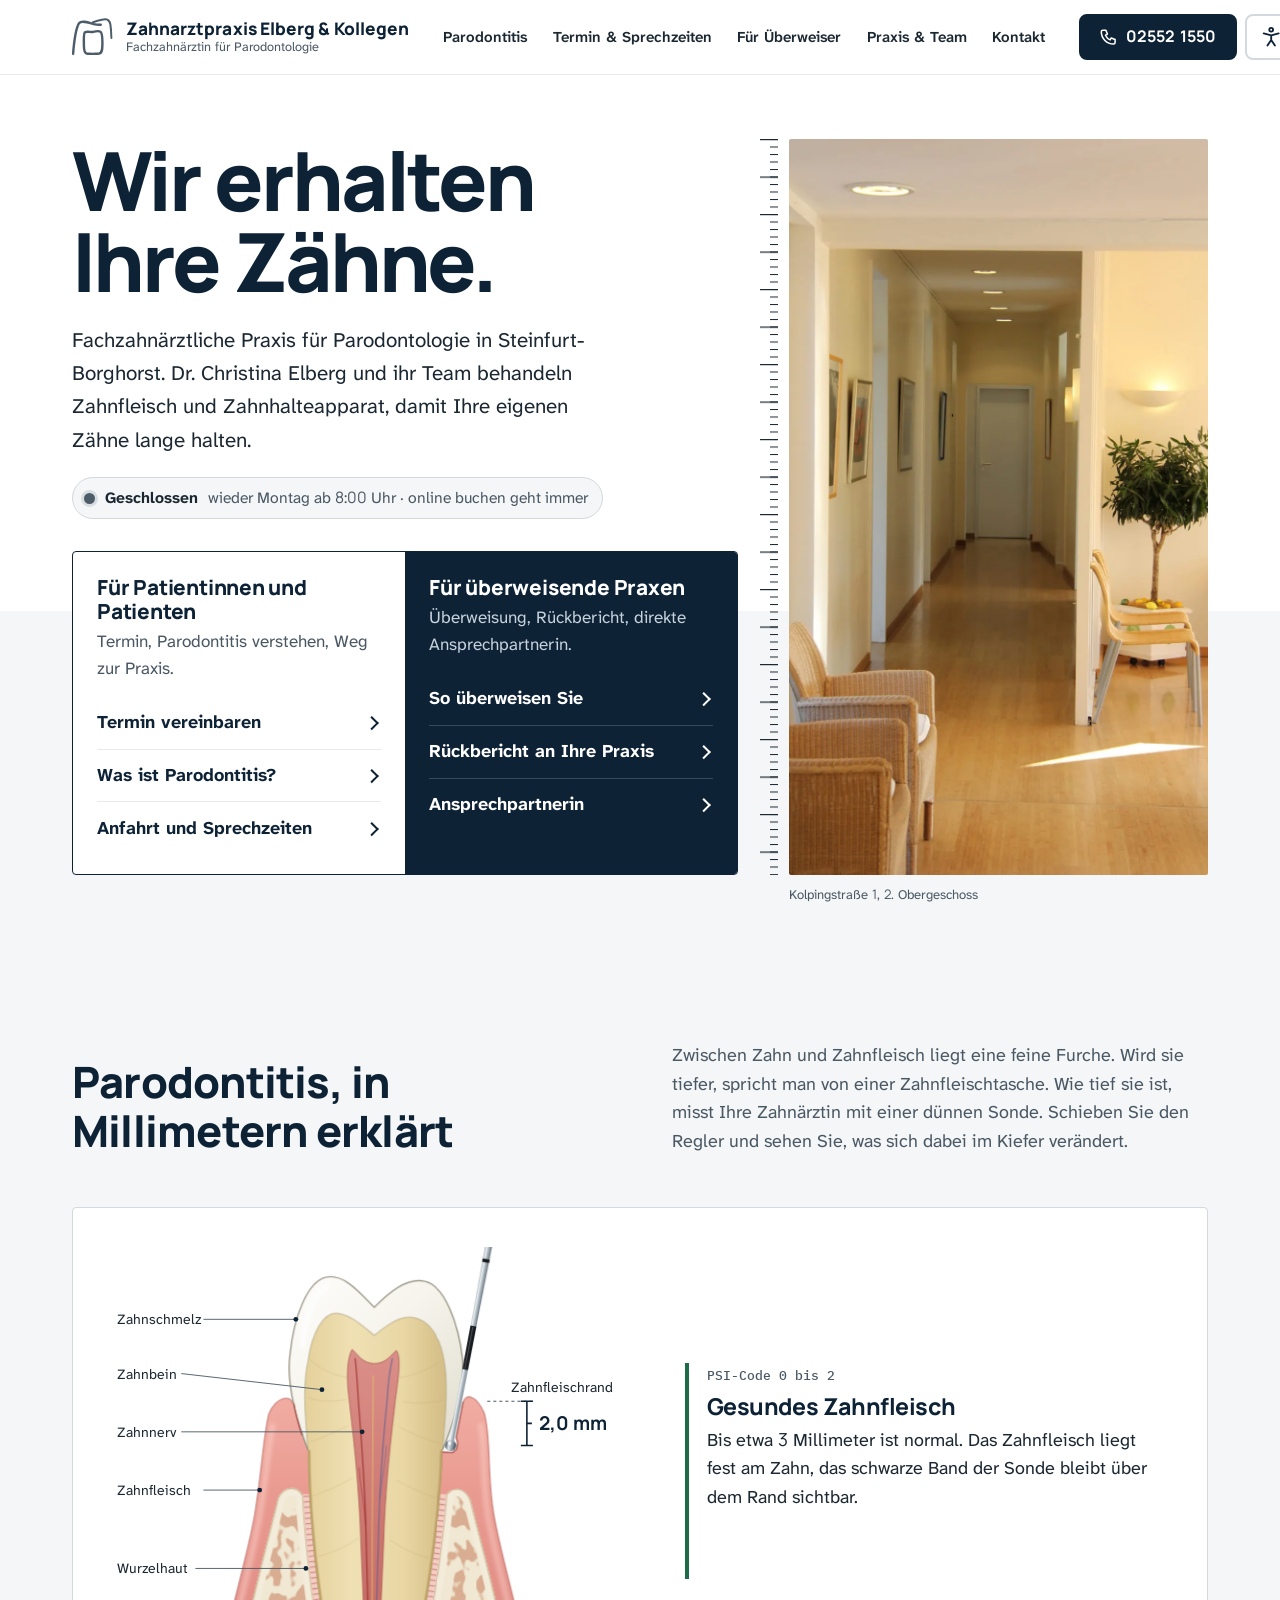
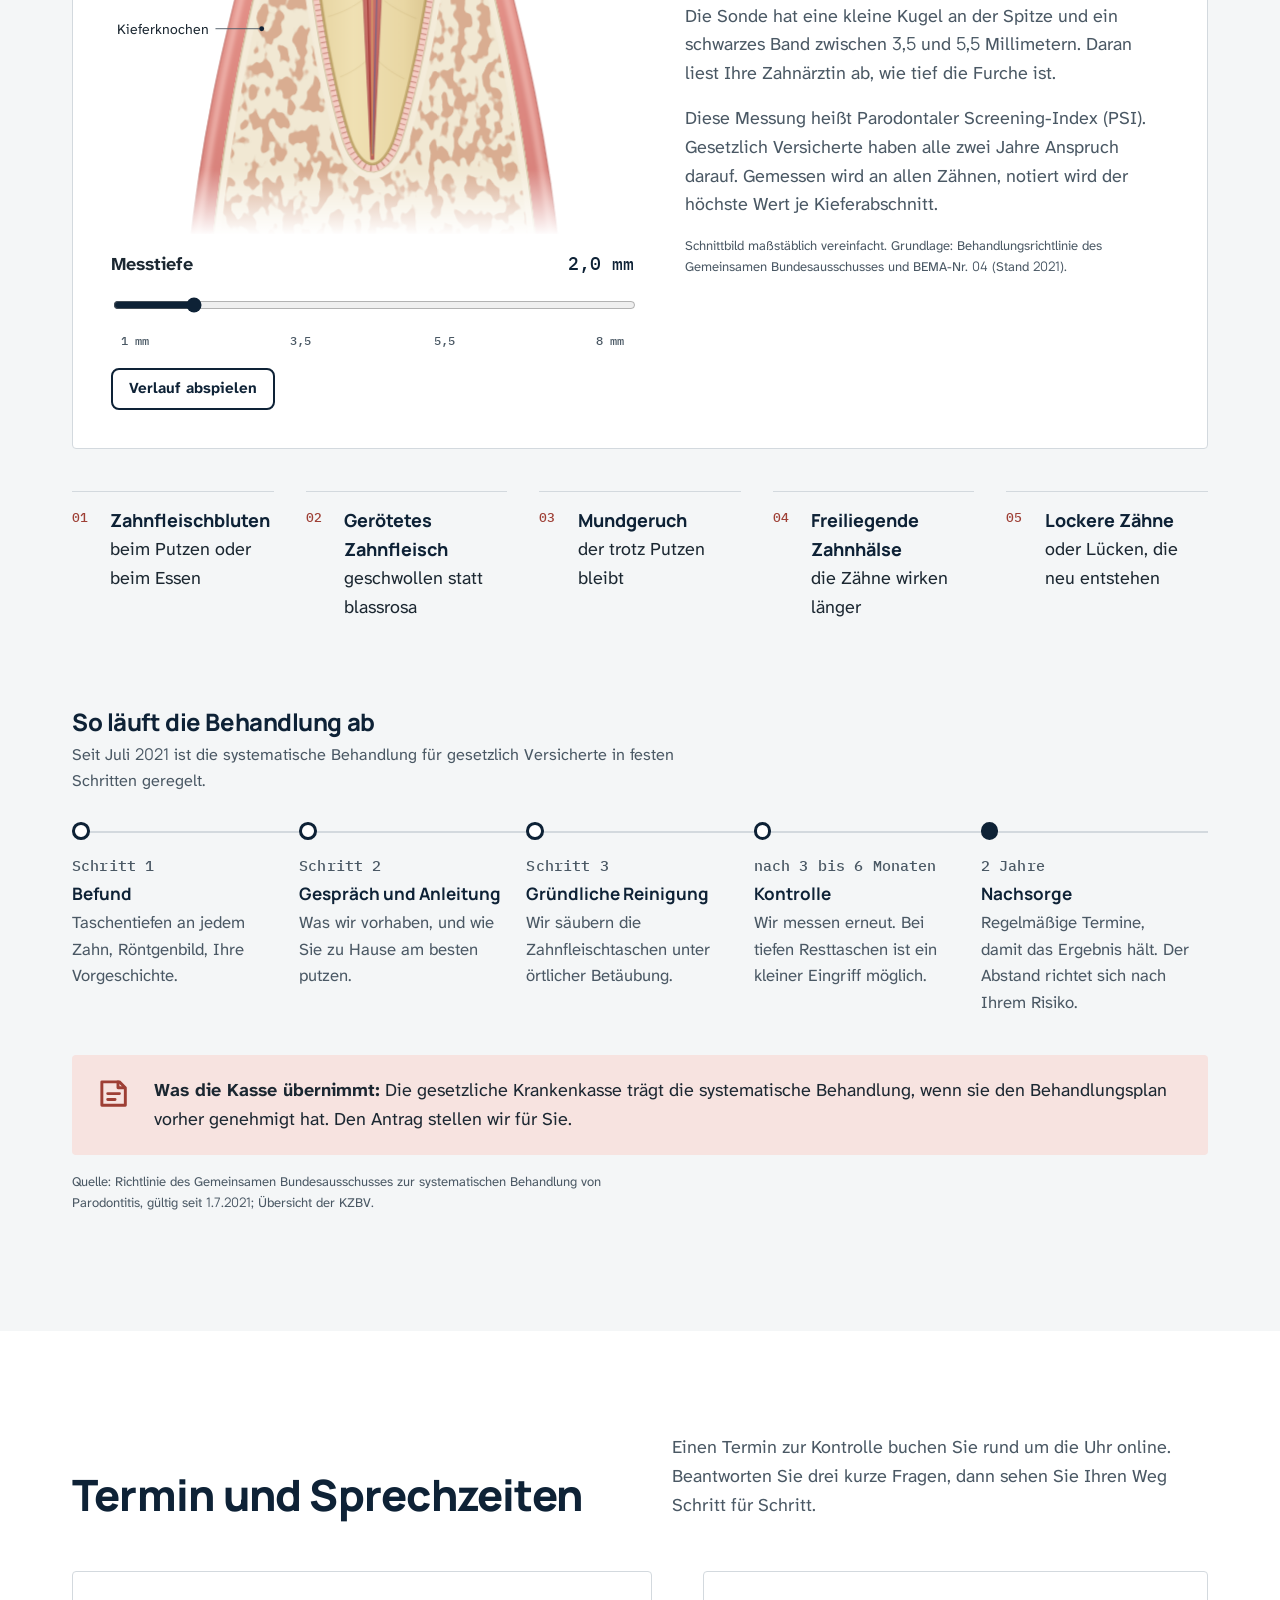
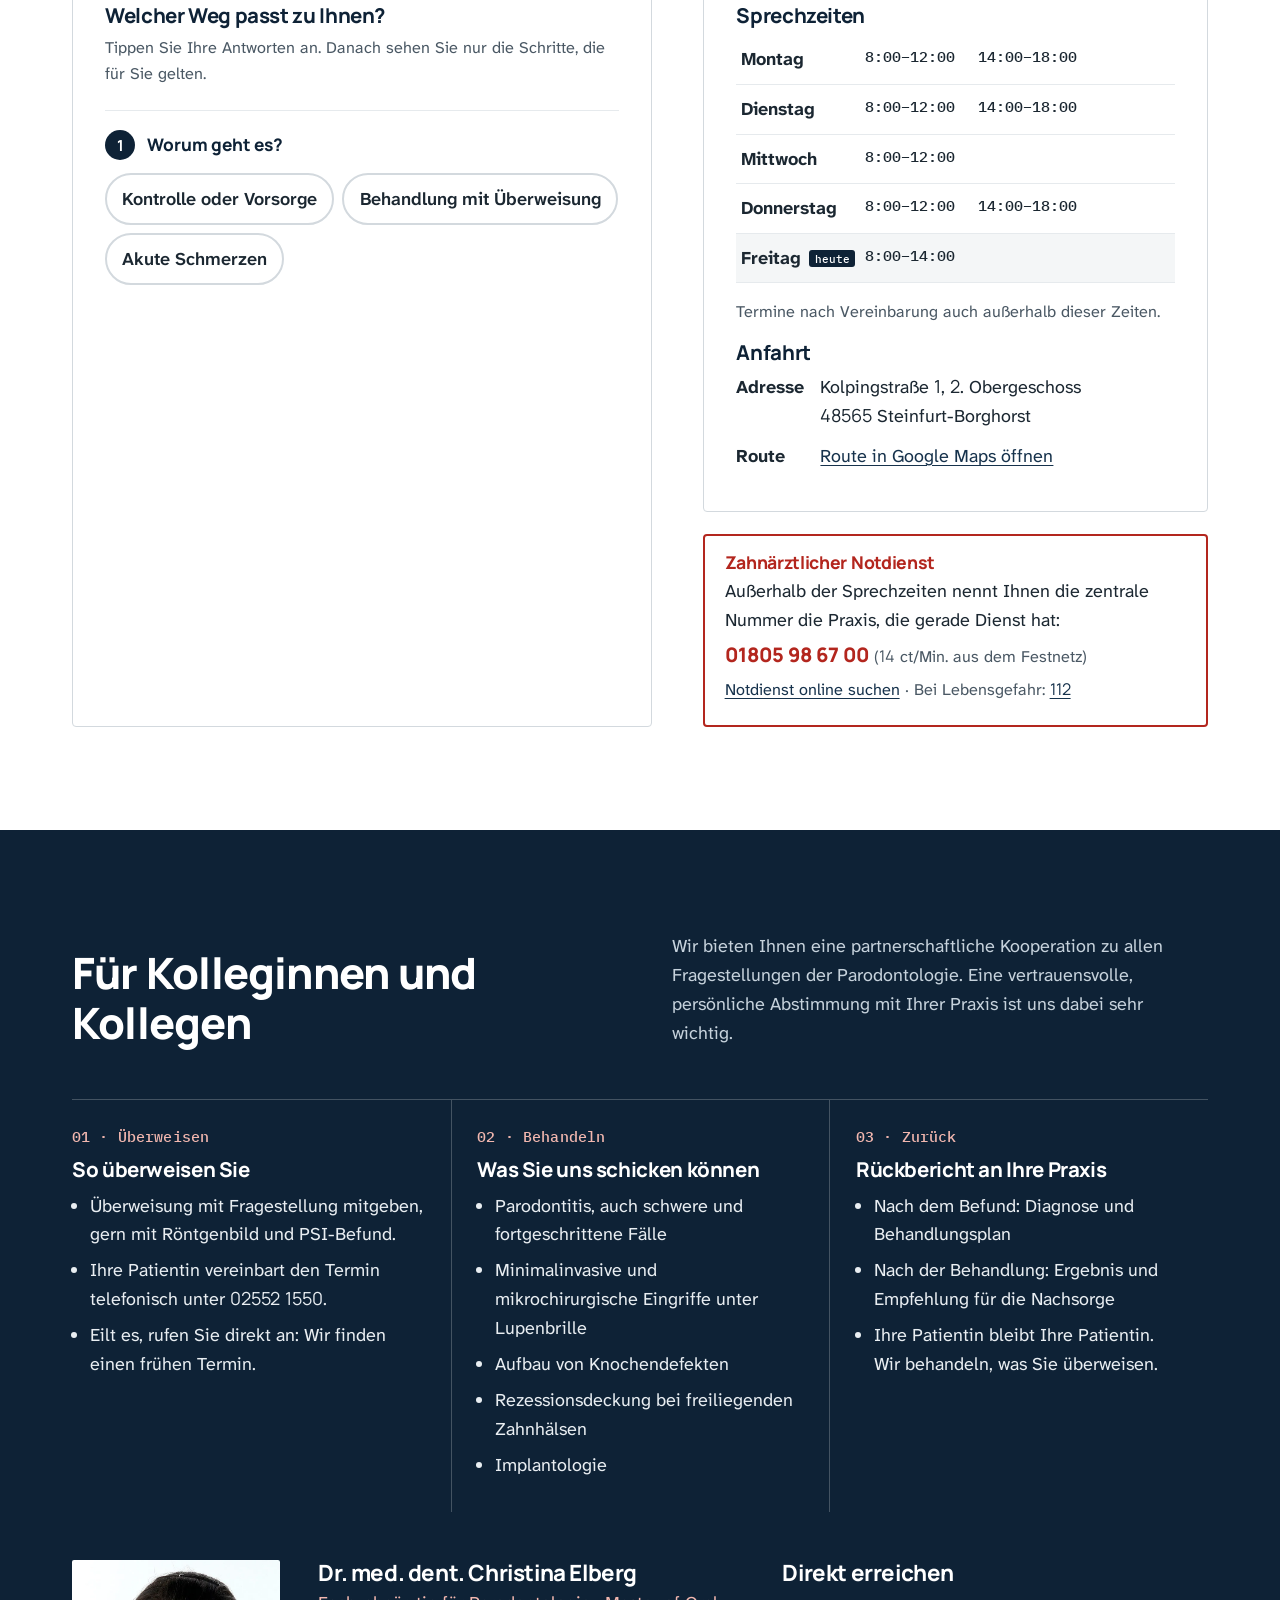
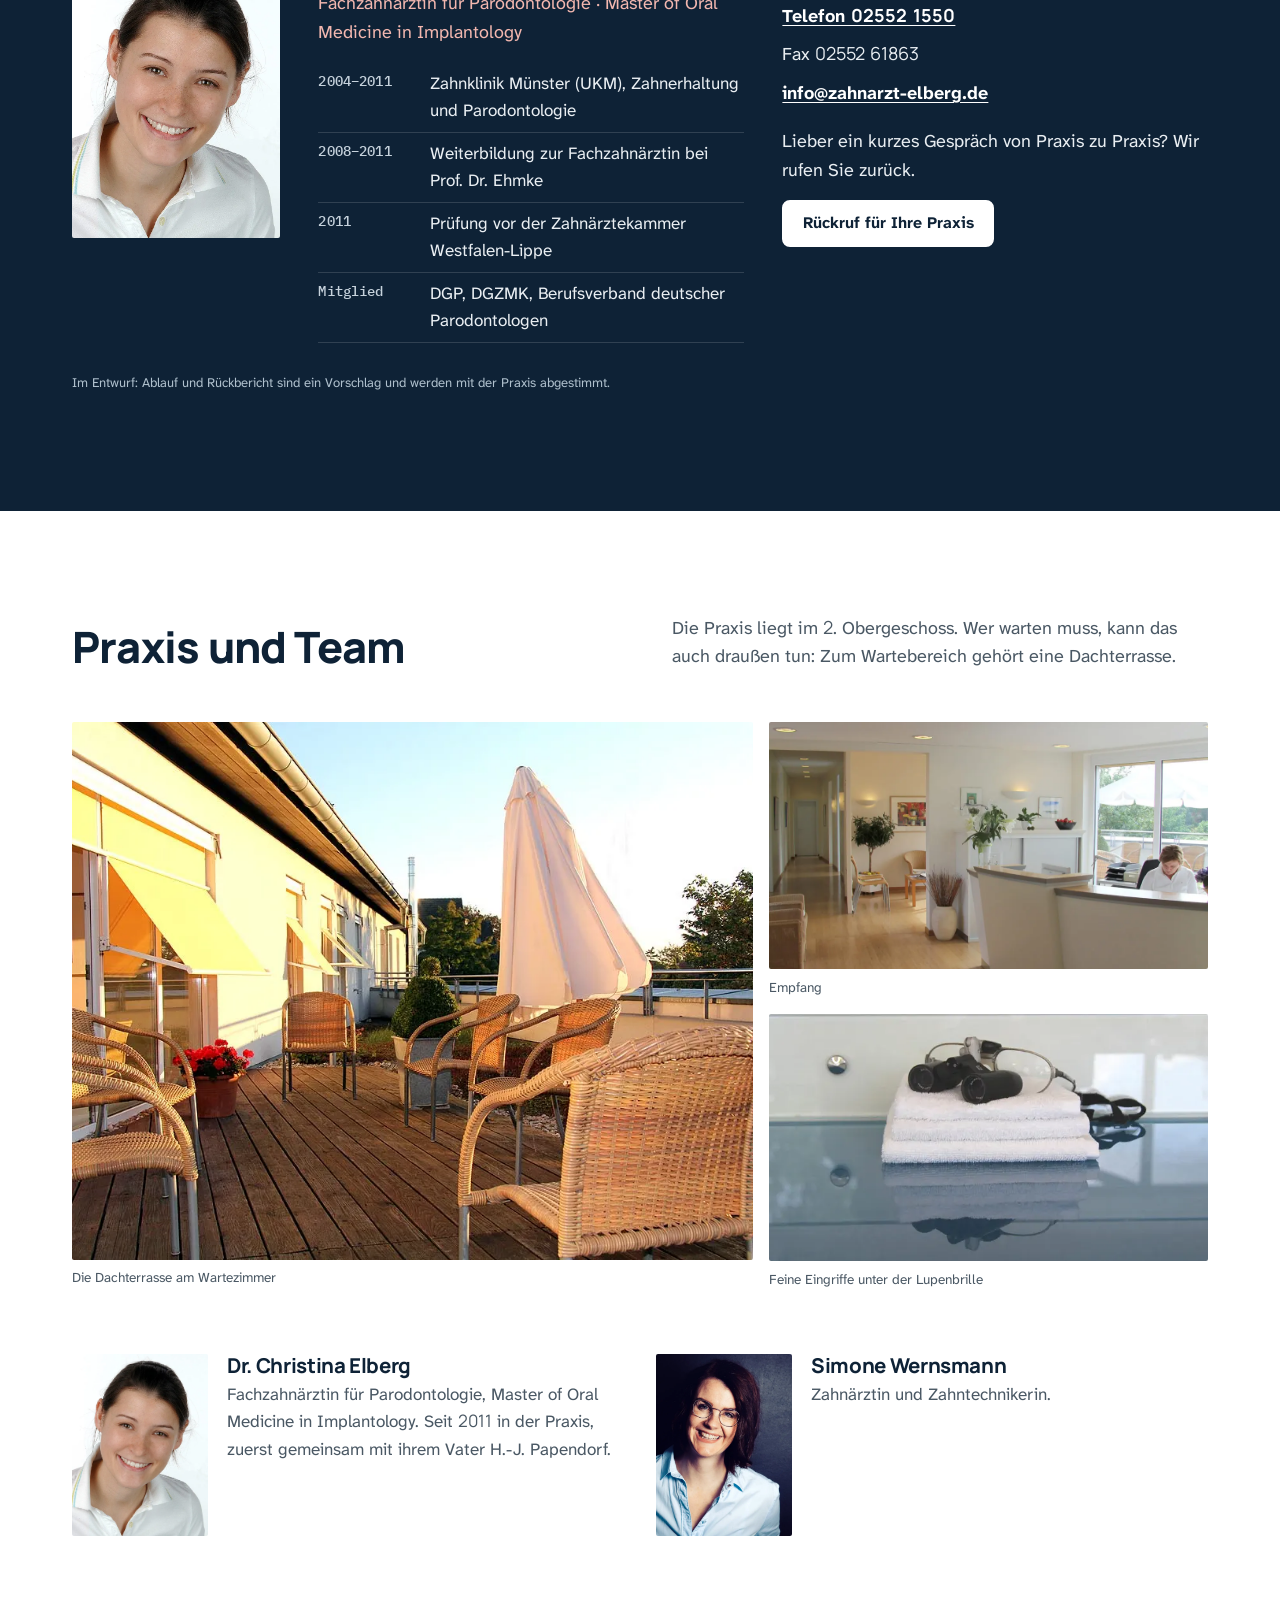
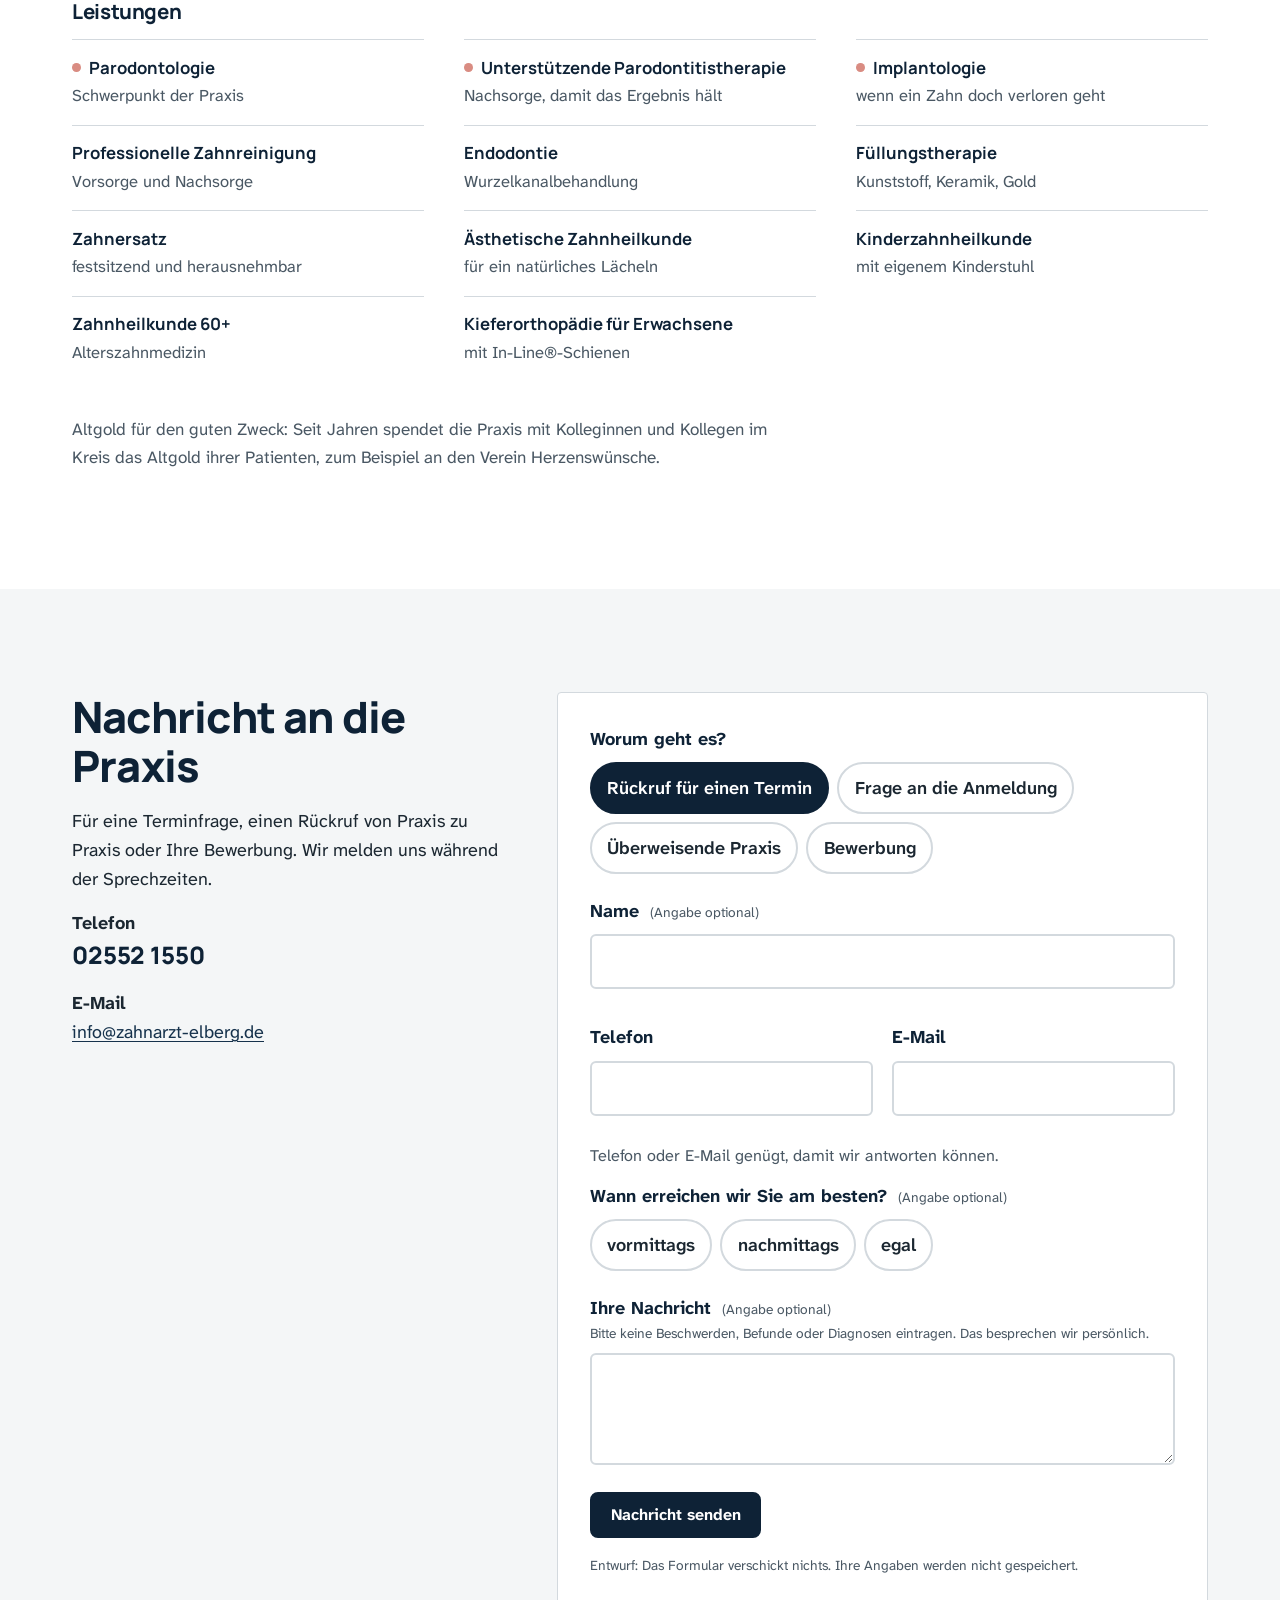
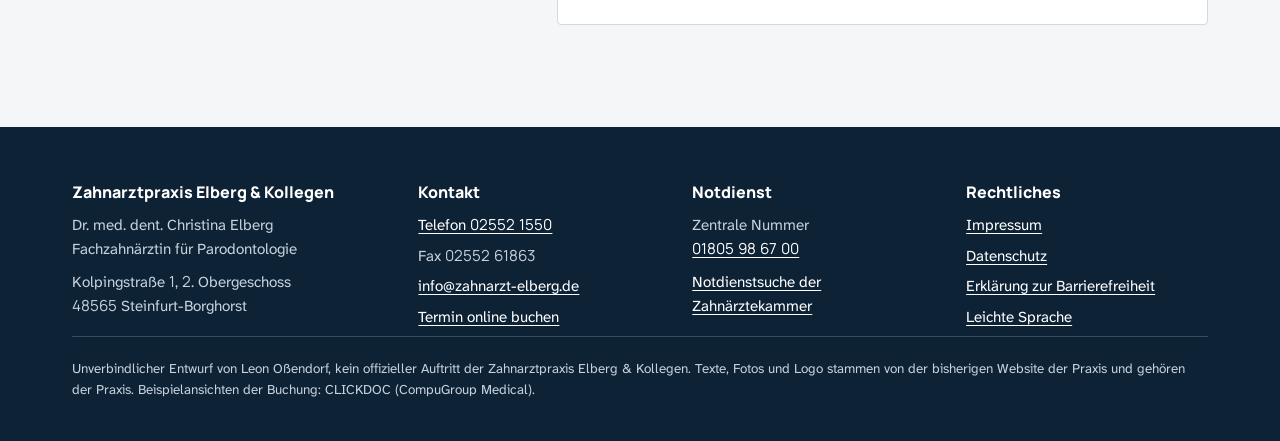
<file: index.html>
<!doctype html>
<html lang="de-DE">
<head>
<meta charset="utf-8">
<meta name="viewport" content="width=device-width, initial-scale=1">
<meta name="robots" content="noindex,nofollow">
<title>Zahnarztpraxis Elberg &amp; Kollegen · Parodontologie in Steinfurt-Borghorst (Entwurf)</title>
<meta name="description" content="Unverbindlicher Entwurf: Fachzahnärztliche Praxis für Parodontologie, Dr. Christina Elberg, Kolpingstraße 1, Steinfurt-Borghorst.">
<link rel="icon" href="img/favicon.svg" type="image/svg+xml">
<link rel="preload" href="fonts/manrope-var.woff2" as="font" type="font/woff2" crossorigin>
<link rel="preload" href="fonts/atkinson-var.woff2" as="font" type="font/woff2" crossorigin>
<link rel="stylesheet" href="css/style.css">
<script>try{var a=JSON.parse(localStorage.getItem('ansicht')||'{}'),h=document.documentElement;if(a.schrift)h.dataset.schrift=a.schrift;['kontrast','ruhe','abstand','links'].forEach(function(k){if(a[k])h.dataset[k]='1';});}catch(e){}</script>
</head>
<body>
<a class="skip" href="#inhalt">Zum Inhalt springen</a>

<svg width="0" height="0" style="position:absolute" aria-hidden="true">
  <defs>
    <symbol id="logo" viewBox="0 0 604 548">
      <g fill="none" stroke="currentColor" stroke-linecap="round" stroke-linejoin="round">
        <path d="M16 530C28 380 46 170 104 76C140 30 240 66 322 90C364 101 398 102 426 100" stroke-width="36"/>
        <path d="M310 62C380 40 446 18 498 20C540 24 560 58 568 92C578 162 582 232 584 296" stroke-width="30"/>
        <path d="M192 212C232 188 280 216 314 206C354 194 398 186 424 206C450 228 452 300 450 400C448 478 444 518 402 526C334 534 262 534 216 526C182 518 176 470 176 400C176 300 170 228 192 212Z" stroke-width="36"/>
      </g>
    </symbol>
    <symbol id="i-tel" viewBox="0 0 24 24"><path fill="none" stroke="currentColor" stroke-width="2" stroke-linecap="round" stroke-linejoin="round" d="M5 3h4l2 5-2.5 1.5a11 11 0 0 0 6 6L16 13l5 2v4a2 2 0 0 1-2 2A16 16 0 0 1 3 5a2 2 0 0 1 2-2"/></symbol>
    <symbol id="i-kal" viewBox="0 0 24 24"><g fill="none" stroke="currentColor" stroke-width="2" stroke-linecap="round"><rect x="3" y="5" width="18" height="16" rx="2"/><path d="M3 10h18M8 3v4M16 3v4"/></g></symbol>
    <symbol id="i-ansicht" viewBox="0 0 24 24"><g fill="none" stroke="currentColor" stroke-width="2" stroke-linecap="round" stroke-linejoin="round"><circle cx="12" cy="4" r="2"/><path d="M4 8l8 2 8-2M12 10v5M12 15l-4 6M12 15l4 6"/></g></symbol>
    <symbol id="i-kasse" viewBox="0 0 24 24"><g fill="none" stroke="currentColor" stroke-width="2" stroke-linecap="round" stroke-linejoin="round"><path d="M4 4h12l4 4v12H4z"/><path d="M8 12h8M8 16h5M15 4v4h4"/></g></symbol>
    <pattern id="ticks-v" width="22" height="7.5" patternUnits="userSpaceOnUse"><path d="M22 .5H14" stroke="currentColor" stroke-width="1"/></pattern>
    <pattern id="ticks-v5" width="22" height="37.5" patternUnits="userSpaceOnUse"><path d="M22 .5H4" stroke="currentColor" stroke-width="1.4"/></pattern>
    <pattern id="ticks-h" width="7.5" height="22" patternUnits="userSpaceOnUse"><path d="M.5 0V8" stroke="currentColor" stroke-width="1"/></pattern>
    <pattern id="ticks-h5" width="37.5" height="22" patternUnits="userSpaceOnUse"><path d="M.5 0V16" stroke="currentColor" stroke-width="1.4"/></pattern>
  </defs>
</svg>

<header class="kopf">
  <div class="huelle kopf__innen">
    <a class="marke" href="#inhalt" aria-label="Zahnarztpraxis Elberg und Kollegen, zum Seitenanfang">
      <svg viewBox="0 0 604 548" aria-hidden="true"><use href="#logo"/></svg>
      <span class="marke__name"><b><span class="zp">Zahnarztpraxis </span>Elberg &amp; Kollegen</b><span>Fachzahnärztin für Parodontologie</span></span>
    </a>
    <nav class="nav" id="nav" aria-label="Hauptmenü">
      <ul>
        <li><a href="#parodontitis">Parodontitis</a></li>
        <li><a href="#termin">Termin &amp; Sprechzeiten</a></li>
        <li><a href="#ueberweisung">Für Überweiser</a></li>
        <li><a href="#praxis">Praxis &amp; Team</a></li>
        <li><a href="#kontakt">Kontakt</a></li>
      </ul>
    </nav>
    <div class="kopf__aktion">
      <a class="knopf kopf__tel" href="tel:+4925521550"><svg viewBox="0 0 24 24" aria-hidden="true"><use href="#i-tel"/></svg><span>02552 1550</span><b class="sr">Praxis anrufen: 02552 1550</b></a>
      <button class="knopf-ansicht" type="button" id="ansicht-oeffnen" aria-haspopup="dialog" aria-controls="ansicht"><svg viewBox="0 0 24 24" aria-hidden="true"><use href="#i-ansicht"/></svg><span class="wort">Ansicht</span><span class="sr"> anpassen: Schrift, Kontrast, Vorlesen</span></button>
      <button class="knopf knopf--hell menue-knopf" type="button" aria-expanded="false" aria-controls="nav" id="menue">Menü</button>
    </div>
  </div>
</header>

<main id="inhalt">

<!-- ================= HERO ================= -->
<section class="hero" aria-labelledby="h1">
  <div class="huelle hero__raster">
    <div>
      <h1 id="h1">Wir erhalten Ihre Zähne.</h1>
      <p class="hero__satz">Fachzahnärztliche Praxis für Parodontologie in Steinfurt-Borghorst. Dr. Christina Elberg und ihr Team behandeln Zahnfleisch und Zahnhalteapparat, damit Ihre eigenen Zähne lange halten.</p>
      <p class="status zu" data-status aria-live="polite"><i aria-hidden="true"></i><b data-status-wort>Sprechzeiten</b><span data-status-rest>Mo, Di, Do 8–12 und 14–18 Uhr</span></p>
      <div class="wege">
        <div class="weg">
          <h2>Für Patientinnen und Patienten</h2>
          <p>Termin, Parodontitis verstehen, Weg zur Praxis.</p>
          <ul>
            <li><a href="#termin">Termin vereinbaren</a></li>
            <li><a href="#parodontitis">Was ist Parodontitis?</a></li>
            <li><a href="#anfahrt">Anfahrt und Sprechzeiten</a></li>
          </ul>
        </div>
        <div class="weg weg--kollegen">
          <h2>Für überweisende Praxen</h2>
          <p>Überweisung, Rückbericht, direkte Ansprechpartnerin.</p>
          <ul>
            <li><a href="#ueberweisung">So überweisen Sie</a></li>
            <li><a href="#rueckbericht">Rückbericht an Ihre Praxis</a></li>
            <li><a href="#ansprechpartnerin">Ansprechpartnerin</a></li>
          </ul>
        </div>
      </div>
    </div>
    <figure class="hero__bild">
      <svg class="mass" aria-hidden="true" preserveAspectRatio="none"><rect width="100%" height="100%" fill="url(#ticks-v)"/><rect width="100%" height="100%" fill="url(#ticks-v5)"/></svg>
      <picture><source srcset="img/flur.webp" type="image/webp"><img src="img/flur.jpg" width="1024" height="1536" alt="Heller Flur der Praxis mit Holzboden, Korbstühlen und einem kleinen Olivenbaum, am Ende die Behandlungsräume."></picture>
      <figcaption>Kolpingstraße 1, 2. Obergeschoss</figcaption>
    </figure>
  </div>
</section>

<!-- ================= PARODONTITIS ================= -->
<section class="abschnitt abschnitt--papier" id="parodontitis" aria-labelledby="h-paro">
  <div class="huelle">
    <div class="abschnitt__kopf einblenden">
      <h2 id="h-paro">Parodontitis, in Millimetern erklärt</h2>
      <p>Zwischen Zahn und Zahnfleisch liegt eine feine Furche. Wird sie tiefer, spricht man von einer Zahnfleischtasche. Wie tief sie ist, misst Ihre Zahnärztin mit einer dünnen Sonde. Schieben Sie den Regler und sehen Sie, was sich dabei im Kiefer verändert.</p>
    </div>

    <div class="sonde einblenden">
      <div class="sonde__bild">
        <svg viewBox="0 20 520 585" role="img" aria-labelledby="sonde-titel sonde-desc" id="zahn">
          <title id="sonde-titel">Schnitt durch einen Zahn mit Zahnfleisch, Wurzelhaut und Kieferknochen, daneben eine Messsonde</title>
          <desc id="sonde-desc">Die Sonde steckt zwischen Zahn und Zahnfleisch. Mit dem Regler unter dem Bild stellen Sie die Messtiefe ein. Bei tiefen Taschen ist das Zahnfleisch gerötet, am Zahn sitzt Zahnstein, und der Knochen ist zurückgegangen.</desc>
          <defs>
            <path id="kontur-r" d="M350 132C352 164 340 198 330 222C328 300 310 420 284 506C278 526 268 536 260 536"/>
            <path id="wurzel" d="M330 222C328 300 310 420 284 506C278 526 268 536 260 536C252 536 242 526 236 506C210 420 196 300 196 222"/>
            <linearGradient id="g-schmelz" x1="170" y1="40" x2="360" y2="230" gradientUnits="userSpaceOnUse">
              <stop offset="0" stop-color="#FFFFFF"/><stop offset=".45" stop-color="#F6F4EC"/><stop offset="1" stop-color="#DEDACB"/>
            </linearGradient>
            <linearGradient id="g-dentin" x1="190" y1="0" x2="335" y2="0" gradientUnits="userSpaceOnUse">
              <stop offset="0" stop-color="#E4D09A"/><stop offset=".35" stop-color="#F0E1B4"/><stop offset=".7" stop-color="#E9D7A4"/><stop offset="1" stop-color="#D3BC84"/>
            </linearGradient>
            <linearGradient id="g-pulpa" x1="0" y1="110" x2="0" y2="540" gradientUnits="userSpaceOnUse">
              <stop offset="0" stop-color="#DB918A"/><stop offset=".5" stop-color="#CC746E"/><stop offset="1" stop-color="#BC5C57"/>
            </linearGradient>
            <linearGradient id="g-gingiva" x1="0" y1="165" x2="0" y2="620" gradientUnits="userSpaceOnUse">
              <stop offset="0" stop-color="#F2AEA4"/><stop offset=".22" stop-color="#EA9B91"/><stop offset=".55" stop-color="#E08C84"/><stop offset="1" stop-color="#D57E78"/>
            </linearGradient>
            <radialGradient id="g-entz" gradientUnits="userSpaceOnUse" cx="360" cy="220" r="120">
              <stop offset="0" stop-color="#B02A24" stop-opacity=".95"/><stop offset=".45" stop-color="#C2413A" stop-opacity=".6"/><stop offset="1" stop-color="#C2413A" stop-opacity="0"/>
            </radialGradient>
            <linearGradient id="g-metall" x1="-4.5" y1="0" x2="4.5" y2="0" gradientUnits="userSpaceOnUse">
              <stop offset="0" stop-color="#5E6A74"/><stop offset=".3" stop-color="#EEF3F6"/><stop offset=".55" stop-color="#A9B4BC"/><stop offset="1" stop-color="#4E5A64"/>
            </linearGradient>
            <linearGradient id="g-griff" x1="0" y1="-7" x2="0" y2="7" gradientUnits="userSpaceOnUse">
              <stop offset="0" stop-color="#5E6A74"/><stop offset=".3" stop-color="#EEF3F6"/><stop offset=".55" stop-color="#A9B4BC"/><stop offset="1" stop-color="#4E5A64"/>
            </linearGradient>
            <linearGradient id="g-aus" x1="0" y1="540" x2="0" y2="606" gradientUnits="userSpaceOnUse">
              <stop offset="0" stop-color="#fff"/><stop offset="1" stop-color="#000"/>
            </linearGradient>
            <mask id="m-aus" maskUnits="userSpaceOnUse" x="0" y="0" width="520" height="620"><rect width="520" height="620" fill="url(#g-aus)"/></mask>
            <filter id="f-mark" filterUnits="userSpaceOnUse" x="0" y="0" width="520" height="620" color-interpolation-filters="sRGB">
              <feTurbulence type="fractalNoise" baseFrequency="0.082 0.06" numOctaves="2" seed="23"/>
              <feColorMatrix type="matrix" values="0 0 0 0 0.85  0 0 0 0 0.68  0 0 0 0 0.57  0 0 0 15 -7.5"/>
              <feComposite in2="SourceGraphic" operator="in"/>
            </filter>
            <filter id="f-weich" x="-20%" y="-20%" width="140%" height="140%"><feGaussianBlur stdDeviation="2.2"/></filter>
            <filter id="f-weich2" x="-20%" y="-20%" width="140%" height="140%"><feGaussianBlur stdDeviation="5"/></filter>
            <clipPath id="c-knochen"><path id="kn-clip"/></clipPath>
            <clipPath id="c-pdl"><polygon id="pdl-clip" points="0,266 520,266 520,620 0,620"/></clipPath>
            <clipPath id="c-zahn"><path d="M196 222C186 196 174 160 178 128C182 88 196 54 214 50C232 46 248 66 262 80C276 66 294 50 312 54C332 58 346 96 350 132C352 164 340 198 330 222C328 300 310 420 284 506C278 526 268 536 260 536C252 536 242 526 236 506C210 420 196 300 196 222Z"/></clipPath>
            <clipPath id="c-gin-r"><path id="gin-r-clip"/></clipPath>
          </defs>

          <g mask="url(#m-aus)">
            <!-- Zahnfleisch links (gesund) und rechts (veränderlich) -->
            <path id="gin-l" d="M181 176C179 167 165 168 157 186C151 212 150 244 143 286C132 350 98 440 78 620L262 620L262 176Z" fill="url(#g-gingiva)"/>
            <path id="gin-r" fill="url(#g-gingiva)"/>
            <g clip-path="url(#c-gin-r)"><circle id="entz" cx="360" cy="220" r="120" fill="url(#g-entz)" opacity="0"/></g>
            <!-- Lichtkante außen -->
            <path d="M181 176C179 167 165 168 157 186C151 212 150 244 143 286C132 350 98 440 78 620" fill="none" stroke="#B9655E" stroke-width="1.1" opacity=".75"/>
            <path d="M161 196C156 218 155 246 148 286C138 348 106 440 86 610" fill="none" stroke="#FFD9D2" stroke-width="5" opacity=".55" filter="url(#f-weich)"/>
            <path id="gin-r-kante" fill="none" stroke="#B9655E" stroke-width="1.1" opacity=".75"/>
            <path id="gin-r-licht" fill="none" stroke="#FFD9D2" stroke-width="5" opacity=".5" filter="url(#f-weich)"/>

            <!-- Kieferknochen -->
            <path id="kn" fill="#F1E8D3"/>
            <path id="kn-mark" fill="#000" filter="url(#f-mark)"/>
            <g clip-path="url(#c-knochen)">
              <path id="kn-rand" fill="none" stroke="#F4ECDA" stroke-width="15" stroke-linejoin="round"/>
              <path id="kn-rand2" fill="none" stroke="#C9B994" stroke-width="2.2" stroke-linejoin="round" opacity=".9"/>
            </g>
            <path id="kn-alt" fill="none" stroke="#6F6652" stroke-width="1.3" stroke-dasharray="4 3.5" opacity="0"/>

            <!-- Wurzelhaut mit Fasern -->
            <g clip-path="url(#c-pdl)">
              <use href="#wurzel" fill="none" stroke="#F5CEC5" stroke-width="12.5"/>
              <use href="#wurzel" fill="none" stroke="#C0766B" stroke-width="11.5" stroke-dasharray="1 4.4" opacity=".85"/>
            </g>

            <!-- Zahn: Zahnbein, Zement, Nerv, Schmelz -->
            <path d="M196 222C186 196 174 160 178 128C182 88 196 54 214 50C232 46 248 66 262 80C276 66 294 50 312 54C332 58 346 96 350 132C352 164 340 198 330 222C328 300 310 420 284 506C278 526 268 536 260 536C252 536 242 526 236 506C210 420 196 300 196 222Z" fill="url(#g-dentin)"/>
            <g clip-path="url(#c-zahn)">
              <!-- feine Kanälchen im Zahnbein -->
              <g fill="none" stroke="#C7AE74" stroke-width=".6" opacity=".5">
                <path d="M236 150C222 148 208 142 198 132M234 172C220 174 206 174 196 170M236 198C224 204 210 210 198 214M240 250C226 258 212 264 200 268M246 310C234 318 222 324 206 328M252 370C242 378 230 384 216 388M256 430C248 438 238 444 228 448"/>
                <path d="M288 150C302 148 316 142 328 134M290 174C304 176 318 176 332 172M288 200C300 206 314 212 328 216M284 252C298 260 312 266 324 270M278 312C290 320 302 326 316 330M272 372C282 380 294 386 304 390M266 432C274 440 284 446 292 450"/>
              </g>
              <use href="#wurzel" fill="none" stroke="#BFA468" stroke-width="5" opacity=".9"/>
              <use href="#wurzel" fill="none" stroke="#8E7A4C" stroke-width="1" opacity=".55"/>
            </g>
            <path d="M240 122C245 126 250 136 262 136C274 136 279 127 284 123C289 130 286 150 283 172C280 200 275 236 272 296C269 380 264 470 261.5 530L258.5 530C256 470 251 380 248 296C245 236 240 200 237 172C234 150 235 130 240 122Z" fill="url(#g-pulpa)" stroke="#A85550" stroke-width=".7"/>
            <g fill="none" stroke-linecap="round">
              <path d="M259.6 524C257.5 440 254.5 350 253.5 296C252 240 248 200 246 170C245 152 244 140 243 131" stroke="#8E1F1B" stroke-width="1.1" opacity=".75"/>
              <path d="M253.5 296C251 270 248 256 247 240" stroke="#8E1F1B" stroke-width=".7" opacity=".6"/>
              <path d="M260.6 524C262.5 440 265.5 350 266.5 296C268 240 272 200 275 170C276 152 278 140 280 131" stroke="#4E5F9A" stroke-width="1.1" opacity=".7"/>
              <path d="M267.5 270C270 250 273 236 274 218" stroke="#4E5F9A" stroke-width=".7" opacity=".6"/>
              <path d="M260 526C260 440 260 350 260 296C260 240 261 200 261 148" stroke="#E7C56B" stroke-width="1" opacity=".8"/>
            </g>
            <path d="M196 222C186 196 174 160 178 128C182 88 196 54 214 50C232 46 248 66 262 80C276 66 294 50 312 54C332 58 346 96 350 132C352 164 340 198 330 222C332 198 336 162 332 136C328 108 316 92 300 90C286 88 272 100 262 108C252 100 240 88 226 86C212 84 200 104 196 134C190 160 194 196 196 222Z" fill="url(#g-schmelz)"/>
            <path d="M196 222C194 196 190 160 196 134C200 104 212 84 226 86C240 88 252 100 262 108C272 100 286 88 300 90C316 92 328 108 332 136C336 162 332 198 330 222" fill="none" stroke="#B9AE8B" stroke-width="1" opacity=".8"/>
            <path d="M190 120C192 92 202 66 214 60" fill="none" stroke="#fff" stroke-width="5" stroke-linecap="round" opacity=".9" filter="url(#f-weich)"/>
            <path d="M196 222C186 196 174 160 178 128C182 88 196 54 214 50C232 46 248 66 262 80C276 66 294 50 312 54C332 58 346 96 350 132C352 164 340 198 330 222" fill="none" stroke="#8F8A78" stroke-width="1.2"/>
            <!-- gesunde Furche links -->
            <path d="M182 176C184 188 187 198 190 207" fill="none" stroke="#A8504A" stroke-width="1.2" stroke-linecap="round"/>

            <!-- Tasche rechts: Rand, Zahnstein, Sonde -->
            <path id="tasche-rand" fill="none" stroke="#A8504A" stroke-width="1.3" stroke-linejoin="round" stroke-linecap="round"/>
            <g id="stein"></g>
            <g id="sonde">
              <path d="M0 -352C2 -376 16 -396 40 -412L150 -482" fill="none" stroke="#6A7680" stroke-width="9" stroke-linecap="round" stroke-linejoin="round"/>
              <path d="M0 -352C2 -376 16 -396 40 -412L150 -482" fill="none" stroke="#DCE4E9" stroke-width="3" stroke-linecap="round" stroke-linejoin="round" opacity=".8"/>
              <polygon points="-2.3,-3 2.3,-3 4.2,-354 -4.2,-354" fill="url(#g-metall)"/>
              <polygon points="-2.75,-77 2.75,-77 3,-121 -3,-121" fill="#16191C"/>
              <polygon points="-0.9,-78 0.1,-78 0.2,-120 -1,-120" fill="#5A6066" opacity=".8"/>
              <rect x="-3.5" y="-189" width="7" height="3.4" fill="#16191C"/>
              <rect x="-3.9" y="-255" width="7.8" height="3.4" fill="#16191C"/>
              <circle r="5.5" fill="#8A959E"/>
              <circle r="5.5" fill="url(#g-metall)" opacity=".9"/>
              <circle cx="-1.6" cy="-1.8" r="1.7" fill="#fff" opacity=".85"/>
            </g>
          </g>

          <!-- Beschriftung links -->
          <g class="z-links" font-family="Atkinson, system-ui, sans-serif" font-size="14" fill="#1B2731">
            <g stroke="#4A5864" stroke-width=".9" fill="none">
              <path d="M92 92H184"/><path d="M70 146L210 162"/><path d="M70 204H250"/><path d="M92 262H148"/><path d="M84 340H194"/><path d="M104 400H150"/>
            </g>
            <g fill="#0E2236">
              <circle cx="184" cy="92" r="2.4"/><circle cx="210" cy="162" r="2.4"/><circle cx="250" cy="204" r="2.4"/><circle cx="148" cy="262" r="2.4"/><circle cx="194" cy="340" r="2.4"/><circle cx="150" cy="400" r="2.4"/>
            </g>
            <text x="6" y="97">Zahnschmelz</text>
            <text x="6" y="151">Zahnbein</text>
            <text x="6" y="209">Zahnnerv</text>
            <text x="6" y="267">Zahnfleisch</text>
            <text x="6" y="345">Wurzelhaut</text>
            <text x="6" y="405">Kieferknochen</text>
          </g>

          <!-- Maß rechts -->
          <g font-family="Atkinson, system-ui, sans-serif" fill="#0E2236">
            <line id="rand-linie" x1="380" y1="174" x2="418" y2="174" stroke="#4A5864" stroke-width="1" stroke-dasharray="3 3"/>
            <text id="rand-text" x="398" y="164" font-size="14" fill="#1B2731">Zahnfleischrand</text>
            <g id="mass" stroke="#0E2236" stroke-width="1.6" fill="none"></g>
            <text id="mass-text" x="430" y="200" font-size="19" font-weight="700" font-family="Manrope, system-ui, sans-serif">2,0 mm</text>
            <g id="kn-hinweis" opacity="0">
              <path id="kn-zeiger" fill="none" stroke="#4A5864" stroke-width=".9"/>
              <text id="kn-text" x="426" y="300" font-size="14" fill="#1B2731">Knochenabbau</text>
            </g>
          </g>
        </svg>
        <ul class="sonde__legende" aria-hidden="true">
          <li><i style="background:#F3F1E7;border:1px solid #B9AE8B"></i>Zahnschmelz</li>
          <li><i style="background:#E9D7A4"></i>Zahnbein</li>
          <li><i style="background:#C5645F"></i>Zahnnerv</li>
          <li><i style="background:#EA9B91"></i>Zahnfleisch</li>
          <li><i style="background:#F5CEC5;border:1px solid #C0766B"></i>Wurzelhaut</li>
          <li><i style="background:#EADFC6;border:1px solid #C9B994"></i>Kieferknochen</li>
        </ul>
        <div class="sonde__regler">
          <label for="tiefe">Messtiefe <output id="tiefe-wert" for="tiefe">2,0 mm</output></label>
          <input type="range" id="tiefe" min="1" max="8" step="0.5" value="2" aria-describedby="befund">
          <div class="sonde__stufen" aria-hidden="true"><span style="left:0">1 mm</span><span style="left:35.7%">3,5</span><span style="left:64.3%">5,5</span><span style="left:100%">8 mm</span></div>
          <button class="knopf knopf--hell sonde__spiel" type="button" id="verlauf" aria-pressed="false">Verlauf abspielen</button>
        </div>
      </div>
      <div class="sonde__text">
        <div class="befund" id="befund" data-stufe="1" aria-live="polite">
          <span class="code" data-code>PSI-Code 0 bis 2</span>
          <h3 data-titel>Gesundes Zahnfleisch</h3>
          <p data-text>Bis etwa 3 Millimeter ist normal. Das Zahnfleisch liegt fest am Zahn, das schwarze Band der Sonde bleibt über dem Rand sichtbar.</p>
        </div>
        <p>Die Sonde hat eine kleine Kugel an der Spitze und ein schwarzes Band zwischen 3,5 und 5,5 Millimetern. Daran liest Ihre Zahnärztin ab, wie tief die Furche ist.</p>
        <p>Diese Messung heißt Parodontaler Screening-Index (PSI). Gesetzlich Versicherte haben alle zwei Jahre Anspruch darauf. Gemessen wird an allen Zähnen, notiert wird der höchste Wert je Kieferabschnitt.</p>
        <p class="quelle">Schnittbild maßstäblich vereinfacht. Grundlage: Behandlungsrichtlinie des Gemeinsamen Bundesausschusses und BEMA-Nr. 04 (Stand 2021).</p>
      </div>
    </div>

    <h3 class="sr">Woran Sie eine Parodontitis bemerken können</h3>
    <ul class="zeichen einblenden" aria-label="Woran Sie eine Parodontitis bemerken können">
      <li><b>Zahnfleischbluten</b>beim Putzen oder beim Essen</li>
      <li><b>Gerötetes Zahnfleisch</b>geschwollen statt blassrosa</li>
      <li><b>Mundgeruch</b>der trotz Putzen bleibt</li>
      <li><b>Freiliegende Zahnhälse</b>die Zähne wirken länger</li>
      <li><b>Lockere Zähne</b>oder Lücken, die neu entstehen</li>
    </ul>

    <div class="ablauf einblenden" id="ablauf">
      <h3>So läuft die Behandlung ab</h3>
      <p class="klein">Seit Juli 2021 ist die systematische Behandlung für gesetzlich Versicherte in festen Schritten geregelt.</p>
      <ol class="schritte">
        <li><span class="mono">Schritt 1</span><b>Befund</b><p>Taschentiefen an jedem Zahn, Röntgenbild, Ihre Vorgeschichte.</p></li>
        <li><span class="mono">Schritt 2</span><b>Gespräch und Anleitung</b><p>Was wir vorhaben, und wie Sie zu Hause am besten putzen.</p></li>
        <li><span class="mono">Schritt 3</span><b>Gründliche Reinigung</b><p>Wir säubern die Zahnfleischtaschen unter örtlicher Betäubung.</p></li>
        <li><span class="mono">nach 3 bis 6 Monaten</span><b>Kontrolle</b><p>Wir messen erneut. Bei tiefen Resttaschen ist ein kleiner Eingriff möglich.</p></li>
        <li><span class="mono">2 Jahre</span><b>Nachsorge</b><p>Regelmäßige Termine, damit das Ergebnis hält. Der Abstand richtet sich nach Ihrem Risiko.</p></li>
      </ol>
      <div class="kasse">
        <svg viewBox="0 0 24 24" aria-hidden="true"><use href="#i-kasse"/></svg>
        <p><b>Was die Kasse übernimmt:</b> Die gesetzliche Krankenkasse trägt die systematische Behandlung, wenn sie den Behandlungsplan vorher genehmigt hat. Den Antrag stellen wir für Sie.</p>
      </div>
      <p class="quelle">Quelle: Richtlinie des Gemeinsamen Bundesausschusses zur systematischen Behandlung von Parodontitis, gültig seit 1.7.2021; Übersicht der KZBV.</p>
    </div>
  </div>
</section>

<!-- ================= TERMIN ================= -->
<section class="abschnitt" id="termin" aria-labelledby="h-termin">
  <div class="huelle">
    <div class="abschnitt__kopf einblenden">
      <h2 id="h-termin">Termin und Sprechzeiten</h2>
      <p>Einen Termin zur Kontrolle buchen Sie rund um die Uhr online. Beantworten Sie drei kurze Fragen, dann sehen Sie Ihren Weg Schritt für Schritt.</p>
    </div>
    <div class="termin">
      <div class="karte fallwahl einblenden" id="fallwahl">
        <h3>Welcher Weg passt zu Ihnen?</h3>
        <p class="klein">Tippen Sie Ihre Antworten an. Danach sehen Sie nur die Schritte, die für Sie gelten.</p>

        <fieldset class="fall-frage" data-frage="anliegen">
          <legend><span class="fall-nr">1</span>Worum geht es?</legend>
          <div class="chips">
            <label><input type="radio" name="fall-anliegen" value="kontrolle"><span>Kontrolle oder Vorsorge</span></label>
            <label><input type="radio" name="fall-anliegen" value="ueberweisung"><span>Behandlung mit Überweisung</span></label>
            <label><input type="radio" name="fall-anliegen" value="schmerz"><span>Akute Schmerzen</span></label>
          </div>
        </fieldset>

        <fieldset class="fall-frage" data-frage="besuch" hidden>
          <legend><span class="fall-nr">2</span>Waren Sie schon einmal bei uns in Behandlung?</legend>
          <div class="chips">
            <label><input type="radio" name="fall-besuch" value="ja"><span>Ja</span></label>
            <label><input type="radio" name="fall-besuch" value="nein"><span>Nein, ich bin neu</span></label>
          </div>
        </fieldset>

        <fieldset class="fall-frage" data-frage="konto" hidden>
          <legend><span class="fall-nr">3</span>Haben Sie ein Konto bei CLICKDOC?</legend>
          <div class="chips">
            <label><input type="radio" name="fall-konto" value="mit"><span>Ja</span></label>
            <label><input type="radio" name="fall-konto" value="ohne"><span>Nein, oder ich weiß es nicht</span></label>
          </div>
        </fieldset>

        <div class="fall-ergebnis" id="fall-ergebnis" aria-live="polite" hidden>
          <p><span class="mono">Ihre Anleitung</span><strong data-fall-titel></strong><span data-fall-zahl></span></p>
          <a class="knopf" href="#anleitung">Zur Anleitung</a>
        </div>
      </div>

      <div class="einblenden">
        <div class="karte" id="anfahrt">
          <h3>Sprechzeiten</h3>
          <table class="zeiten" id="zeiten">
            <caption class="sr">Sprechzeiten der Praxis</caption>
            <tbody>
              <tr data-tag="1"><th scope="row">Montag</th><td><span class="nw">8:00–12:00</span> <span class="nw">14:00–18:00</span></td></tr>
              <tr data-tag="2"><th scope="row">Dienstag</th><td><span class="nw">8:00–12:00</span> <span class="nw">14:00–18:00</span></td></tr>
              <tr data-tag="3"><th scope="row">Mittwoch</th><td><span class="nw">8:00–12:00</span></td></tr>
              <tr data-tag="4"><th scope="row">Donnerstag</th><td><span class="nw">8:00–12:00</span> <span class="nw">14:00–18:00</span></td></tr>
              <tr data-tag="5"><th scope="row">Freitag</th><td><span class="nw">8:00–14:00</span></td></tr>
            </tbody>
          </table>
          <p class="klein">Termine nach Vereinbarung auch außerhalb dieser Zeiten.</p>
          <h3>Anfahrt</h3>
          <dl class="anfahrt">
            <dt>Adresse</dt><dd>Kolpingstraße 1, 2. Obergeschoss<br>48565 Steinfurt-Borghorst</dd>
            <dt>Route</dt><dd><a href="https://www.google.com/maps/dir/?api=1&amp;destination=Kolpingstra%C3%9Fe+1%2C+48565+Steinfurt" rel="noopener">Route in Google Maps öffnen</a></dd>
          </dl>
        </div>
        <div class="notdienst" id="notdienst">
          <h3>Zahnärztlicher Notdienst</h3>
          <p>Außerhalb der Sprechzeiten nennt Ihnen die zentrale Nummer die Praxis, die gerade Dienst hat:</p>
          <p><a class="tel" href="tel:+491805986700">01805 98 67 00</a> <span class="klein">(14 ct/Min. aus dem Festnetz)</span></p>
          <p class="klein"><a href="https://www.zahnaerzte-wl.de/pages/notdienstsuche" rel="noopener">Notdienst online suchen</a> · Bei Lebensgefahr: <a href="tel:112">112</a></p>
        </div>
      </div>
    </div>

    <div class="anleitung" id="anleitung" tabindex="-1" hidden>
      <div class="anleitung__kopf">
        <h3 data-anleitung-titel>Ihre Anleitung</h3>
        <button class="knopf knopf--hell" type="button" id="fall-neu">Antworten ändern</button>
      </div>

      <ol class="schritte-liste">

        <!-- ===== Kontrolle online ===== -->
        <li class="schritt" data-fall="kontrolle">
          <div class="schritt__text">
            <h4>CLICKDOC öffnen</h4>
            <p><strong>Lesen Sie bitte erst alle Schritte bis zum Ende.</strong> Der Knopf öffnet die Buchung in einem neuen Fenster, diese Anleitung sehen Sie dann nicht mehr.</p>
            <p><a class="knopf" href="https://clickdoc.de/appointmentbooking/arzt/Steinfurt/Zahnarzt/Dr-Christina-Elberg/787c7630-2cb7-417e-ade1-58a69722e612" target="_blank" rel="noopener"><svg viewBox="0 0 24 24" aria-hidden="true"><use href="#i-kal"/></svg>CLICKDOC öffnen<span class="sr"> (öffnet ein neues Fenster)</span></a></p>
            <p>Erscheint ein Hinweis zu Cookies, tippen Sie auf <b class="taste">NUR NOTWENDIGE</b>. Buchen können Sie trotzdem.</p>
          </div>
          <figure class="handy"><picture><source srcset="img/anleitung/cookie.webp" type="image/webp"><img src="img/anleitung/cookie.jpg" width="585" height="750" loading="lazy" alt="Beispielansicht: Cookie-Hinweis von CLICKDOC, der Knopf „NUR NOTWENDIGE“ ist markiert."></picture></figure>
        </li>

        <li class="schritt" data-fall="kontrolle ja">
          <div class="schritt__text">
            <h4>Die erste Frage mit „Ja“ beantworten</h4>
            <p>CLICKDOC fragt: „Sind Sie in dieser Einrichtung bereits in Behandlung?“ Tippen Sie auf <b class="taste">Ja</b>.</p>
            <p class="klein">Gemeint ist die Person, die zum Termin kommt, also zum Beispiel auch Ihr Kind.</p>
          </div>
          <figure class="handy"><picture><source srcset="img/anleitung/frage-ja.webp" type="image/webp"><img src="img/anleitung/frage-ja.jpg" width="585" height="750" loading="lazy" alt="Beispielansicht: Frage „Sind Sie in dieser Einrichtung bereits in Behandlung?“, der Knopf „Ja“ ist markiert."></picture></figure>
        </li>

        <li class="schritt" data-fall="kontrolle nein">
          <div class="schritt__text">
            <h4>Die erste Frage mit „Nein“ beantworten</h4>
            <p>CLICKDOC fragt: „Sind Sie in dieser Einrichtung bereits in Behandlung?“ Tippen Sie auf <b class="taste">Nein</b>.</p>
            <p class="klein">Gemeint ist die Person, die zum Termin kommt, also zum Beispiel auch Ihr Kind.</p>
          </div>
          <figure class="handy"><picture><source srcset="img/anleitung/frage-nein.webp" type="image/webp"><img src="img/anleitung/frage-nein.jpg" width="585" height="750" loading="lazy" alt="Beispielansicht: Frage „Sind Sie in dieser Einrichtung bereits in Behandlung?“, der Knopf „Nein“ ist markiert."></picture></figure>
        </li>

        <li class="schritt" data-fall="kontrolle">
          <div class="schritt__text">
            <h4>„Vor-Ort-Termin“ antippen</h4>
            <p>Darunter erscheint die nächste Zeile: „Bitte wählen Sie die Art der Behandlung“. Tippen Sie auf <b class="taste">Vor-Ort-Termin</b>.</p>
          </div>
          <figure class="handy"><picture><source srcset="img/anleitung/art.webp" type="image/webp"><img src="img/anleitung/art.jpg" width="585" height="750" loading="lazy" alt="Beispielansicht: Auswahl der Behandlungsart, „Vor-Ort-Termin“ ist markiert."></picture></figure>
        </li>

        <li class="schritt" data-fall="kontrolle">
          <div class="schritt__text">
            <h4>„Zahnarzt“ antippen</h4>
            <p>Bei „Bitte wählen Sie das Fachgebiet“ tippen Sie auf <b class="taste">Zahnarzt</b>.</p>
          </div>
          <figure class="handy"><picture><source srcset="img/anleitung/fach.webp" type="image/webp"><img src="img/anleitung/fach.jpg" width="585" height="750" loading="lazy" alt="Beispielansicht: Auswahl des Fachgebiets, „Zahnarzt“ ist markiert."></picture></figure>
        </li>

        <li class="schritt" data-fall="kontrolle">
          <div class="schritt__text">
            <h4>„Kontrolluntersuchung“ antippen</h4>
            <p>Bei „Bitte wählen Sie die Terminart“ tippen Sie auf <b class="taste">Kontrolluntersuchung</b>.</p>
            <p class="klein">Online gibt es bei uns diese eine Terminart. Für alles andere erreichen Sie uns unter <a href="tel:+4925521550">02552 1550</a>.</p>
          </div>
          <figure class="handy"><picture><source srcset="img/anleitung/terminart.webp" type="image/webp"><img src="img/anleitung/terminart.jpg" width="585" height="750" loading="lazy" alt="Beispielansicht: Auswahl der Terminart, „Kontrolluntersuchung“ ist markiert."></picture></figure>
        </li>

        <li class="schritt" data-fall="kontrolle">
          <div class="schritt__text">
            <h4>Tag und Uhrzeit wählen</h4>
            <p>Wischen Sie nach unten bis zu einem Tag mit blauen Uhrzeiten und tippen Sie auf die Uhrzeit, die Ihnen passt.</p>
            <p class="klein">Ein Strich unter einem Tag bedeutet: Online ist dort nichts frei. Der erste freie Termin kann einige Wochen entfernt sein.</p>
          </div>
          <figure class="handy"><picture><source srcset="img/anleitung/zeit.webp" type="image/webp"><img src="img/anleitung/zeit.jpg" width="585" height="750" loading="lazy" alt="Beispielansicht: Kalender mit freien Uhrzeiten, eine Uhrzeit ist markiert."></picture></figure>
        </li>

        <li class="schritt" data-fall="kontrolle ohne">
          <div class="schritt__text">
            <h4>„Kostenlos registrieren“ antippen</h4>
            <p>CLICKDOC zeigt Ihren Termin und oben den Hinweis „Ihr Termin ist noch nicht vereinbart“. Das ist richtig so: Zum Abschließen brauchen Sie ein kostenloses Konto. Tippen Sie auf <b class="taste">Kostenlos registrieren</b>.</p>
          </div>
          <figure class="handy"><picture><source srcset="img/anleitung/konto-neu.webp" type="image/webp"><img src="img/anleitung/konto-neu.jpg" width="585" height="750" loading="lazy" alt="Beispielansicht: Termindetails, darunter der gelbe Knopf „Kostenlos registrieren“, markiert."></picture></figure>
        </li>

        <li class="schritt" data-fall="kontrolle ohne">
          <div class="schritt__text">
            <h4>Ihre Angaben eintragen</h4>
            <p>Tragen Sie Vorname, Nachname, Geburtstag, E-Mail-Adresse und Geschlecht ein. Dann wählen Sie ein Passwort und tippen es zweimal ein.</p>
            <p class="klein"><strong>Das Passwort braucht:</strong> mindestens 10 Zeichen, große und kleine Buchstaben, eine Zahl und ein Sonderzeichen, zum Beispiel ein Ausrufezeichen.</p>
          </div>
          <figure class="handy"><picture><source srcset="img/anleitung/registrieren-1.webp" type="image/webp"><img src="img/anleitung/registrieren-1.jpg" width="585" height="750" loading="lazy" alt="Beispielansicht: Formular „Erstellen Sie jetzt Ihren CLICKDOC Account“ mit den Feldern Vorname, Nachname, Geburtstag und E-Mail-Adresse."></picture></figure>
        </li>

        <li class="schritt" data-fall="kontrolle ohne">
          <div class="schritt__text">
            <h4>Haken setzen, dann „REGISTRIEREN“</h4>
            <p>Unter den Feldern steht „Ich willige ein, dass meine Gesundheitsdaten …“. Setzen Sie dort den Haken, ohne ihn bleibt der Knopf grau. Tippen Sie dann auf <b class="taste">REGISTRIEREN</b>.</p>
          </div>
          <figure class="handy"><picture><source srcset="img/anleitung/registrieren-2.webp" type="image/webp"><img src="img/anleitung/registrieren-2.jpg" width="585" height="750" loading="lazy" alt="Beispielansicht: unteres Ende des Formulars, das Kästchen für die Einwilligung und der Knopf „REGISTRIEREN“ sind markiert."></picture></figure>
        </li>

        <li class="schritt" data-fall="kontrolle mit">
          <div class="schritt__text">
            <h4>„Anmelden“ antippen</h4>
            <p>CLICKDOC zeigt Ihren Termin und oben den Hinweis „Ihr Termin ist noch nicht vereinbart“. Das ist richtig so. Tippen Sie ganz unten auf das blaue Wort <b class="taste">Anmelden</b>.</p>
          </div>
          <figure class="handy"><picture><source srcset="img/anleitung/konto-da.webp" type="image/webp"><img src="img/anleitung/konto-da.jpg" width="585" height="750" loading="lazy" alt="Beispielansicht: Termindetails, ganz unten ist das Wort „Anmelden“ markiert."></picture></figure>
        </li>

        <li class="schritt" data-fall="kontrolle mit">
          <div class="schritt__text">
            <h4>E-Mail-Adresse und Passwort eintragen</h4>
            <p>Tragen Sie die E-Mail-Adresse und das Passwort Ihres CLICKDOC-Kontos ein und tippen Sie auf <b class="taste">ANMELDEN</b>.</p>
            <p class="klein">Passwort nicht mehr im Kopf? Tippen Sie auf „Passwort vergessen?“, CLICKDOC schickt Ihnen eine E-Mail.</p>
          </div>
          <figure class="handy"><picture><source srcset="img/anleitung/anmelden.webp" type="image/webp"><img src="img/anleitung/anmelden.jpg" width="585" height="750" loading="lazy" alt="Beispielansicht: Anmeldung bei CLICKDOC mit E-Mail-Adresse und Passwort, der Knopf „ANMELDEN“ ist markiert."></picture></figure>
        </li>

        <li class="schritt schritt--ohne-bild" data-fall="kontrolle">
          <div class="schritt__text">
            <h4>Buchung abschließen</h4>
            <p>Danach führt CLICKDOC Sie zurück zu Ihrem Termin. Schließen Sie die Buchung dort ab.</p>
            <p><strong>Zum Termin mitbringen:</strong> Ihre Gesundheitskarte.</p>
          </div>
        </li>

        <!-- ===== Mit Überweisung ===== -->
        <li class="schritt schritt--ohne-bild" data-fall="ueberweisung">
          <div class="schritt__text">
            <h4>Den ersten Termin am Telefon vereinbaren</h4>
            <p>Für die Behandlung einer Parodontitis plant unsere Anmeldung mehr Zeit ein als für eine Kontrolle. Online gibt es bei uns nur die Kontrolluntersuchung, deshalb rufen Sie uns bitte an.</p>
            <p><a class="knopf" href="tel:+4925521550"><svg viewBox="0 0 24 24" aria-hidden="true"><use href="#i-tel"/></svg>02552 1550 anrufen</a></p>
            <p class="klein" data-status-satz></p>
          </div>
        </li>
        <li class="schritt schritt--ohne-bild" data-fall="ueberweisung">
          <div class="schritt__text">
            <h4>Das bringen Sie mit</h4>
            <ul class="haken">
              <li>die Überweisung Ihrer Zahnärztin oder Ihres Zahnarztes</li>
              <li>Ihre Gesundheitskarte</li>
              <li>eine Liste Ihrer Medikamente</li>
              <li>Röntgenbilder, wenn Sie welche bekommen haben</li>
            </ul>
          </div>
        </li>
        <li class="schritt schritt--ohne-bild" data-fall="ueberweisung">
          <div class="schritt__text">
            <h4>So geht es nach dem ersten Termin weiter</h4>
            <p>Die Behandlung läuft in fünf festen Schritten ab, vom Befund bis zur Nachsorge.</p>
            <p><a class="knopf knopf--hell" href="#ablauf">Ablauf der Behandlung ansehen</a></p>
          </div>
        </li>

        <!-- ===== Schmerzen ===== -->
        <li class="schritt schritt--ohne-bild" data-fall="schmerz">
          <div class="schritt__text">
            <h4>Während der Sprechzeiten: bitte anrufen</h4>
            <p>Sagen Sie am Telefon, dass Sie Schmerzen haben. Die Anmeldung sucht den nächsten freien Termin für Sie.</p>
            <p><a class="knopf" href="tel:+4925521550"><svg viewBox="0 0 24 24" aria-hidden="true"><use href="#i-tel"/></svg>02552 1550 anrufen</a></p>
            <p class="klein" data-status-satz></p>
          </div>
        </li>
        <li class="schritt schritt--ohne-bild" data-fall="schmerz">
          <div class="schritt__text">
            <h4>Außerhalb der Sprechzeiten: zahnärztlicher Notdienst</h4>
            <p>Die zentrale Nummer nennt Ihnen die Praxis, die gerade Dienst hat.</p>
            <p><a class="knopf knopf--not" href="tel:+491805986700"><svg viewBox="0 0 24 24" aria-hidden="true"><use href="#i-tel"/></svg>01805 98 67 00</a></p>
            <p class="klein">14 ct/Min. aus dem Festnetz. Oder online: <a href="https://www.zahnaerzte-wl.de/pages/notdienstsuche" rel="noopener">Notdienstsuche der Zahnärztekammer</a>. Bei Lebensgefahr: <a href="tel:112">112</a>.</p>
          </div>
        </li>
      </ol>
      <p class="quelle" data-fall-quelle hidden>Beispielansichten aus der Online-Buchung der Praxis bei CLICKDOC (CompuGroup Medical), Stand 10.11.2026. Markierungen hinzugefügt. Tage und Uhrzeiten sind Beispiele.</p>
    </div>
  </div>
</section>

<!-- ================= ÜBERWEISER ================= -->
<section class="abschnitt kollegen" id="ueberweisung" aria-labelledby="h-kol">
  <div class="huelle">
    <div class="abschnitt__kopf einblenden">
      <h2 id="h-kol">Für Kolleginnen und Kollegen</h2>
      <p>Wir bieten Ihnen eine partnerschaftliche Kooperation zu allen Fragestellungen der Parodontologie. Eine vertrauensvolle, persönliche Abstimmung mit Ihrer Praxis ist uns dabei sehr wichtig.</p>
    </div>
    <div class="kol-raster einblenden">
      <div>
        <span class="mono">01 · Überweisen</span>
        <h3>So überweisen Sie</h3>
        <ul>
          <li>Überweisung mit Fragestellung mitgeben, gern mit Röntgenbild und PSI-Befund.</li>
          <li>Ihre Patientin vereinbart den Termin telefonisch unter 02552 1550.</li>
          <li>Eilt es, rufen Sie direkt an: Wir finden einen frühen Termin.</li>
        </ul>
      </div>
      <div>
        <span class="mono">02 · Behandeln</span>
        <h3>Was Sie uns schicken können</h3>
        <ul>
          <li>Parodontitis, auch schwere und fortgeschrittene Fälle</li>
          <li>Minimalinvasive und mikrochirurgische Eingriffe unter Lupenbrille</li>
          <li>Aufbau von Knochendefekten</li>
          <li>Rezessionsdeckung bei freiliegenden Zahnhälsen</li>
          <li>Implantologie</li>
        </ul>
      </div>
      <div id="rueckbericht">
        <span class="mono">03 · Zurück</span>
        <h3>Rückbericht an Ihre Praxis</h3>
        <ul>
          <li>Nach dem Befund: Diagnose und Behandlungsplan</li>
          <li>Nach der Behandlung: Ergebnis und Empfehlung für die Nachsorge</li>
          <li>Ihre Patientin bleibt Ihre Patientin. Wir behandeln, was Sie überweisen.</li>
        </ul>
      </div>
    </div>

    <div class="ansprech einblenden" id="ansprechpartnerin">
      <picture><source srcset="img/elberg.webp" type="image/webp"><img src="img/elberg.jpg" width="697" height="1024" loading="lazy" alt="Porträt von Dr. Christina Elberg in weißer Praxiskleidung, lächelnd."></picture>
      <div>
        <h3>Dr. med. dent. Christina Elberg</h3>
        <span class="rolle">Fachzahnärztin für Parodontologie · Master of Oral Medicine in Implantology</span>
        <ul class="vita">
          <li><span class="mono">2004–2011</span><span>Zahnklinik Münster (UKM), Zahnerhaltung und Parodontologie</span></li>
          <li><span class="mono">2008–2011</span><span>Weiterbildung zur Fachzahnärztin bei Prof. Dr. Ehmke</span></li>
          <li><span class="mono">2011</span><span>Prüfung vor der Zahnärztekammer Westfalen-Lippe</span></li>
          <li><span class="mono">Mitglied</span><span>DGP, DGZMK, Berufsverband deutscher Parodontologen</span></li>
        </ul>
      </div>
      <div>
        <h3>Direkt erreichen</h3>
        <div class="direkt">
          <a href="tel:+4925521550">Telefon 02552 1550</a>
          <span>Fax 02552 61863</span>
          <a href="mailto:info@zahnarzt-elberg.de">info@zahnarzt-elberg.de</a>
        </div>
        <p style="margin-top:1.2rem">Lieber ein kurzes Gespräch von Praxis zu Praxis? Wir rufen Sie zurück.</p>
        <a class="knopf" href="#kontakt" data-vorwahl="kollegen">Rückruf für Ihre Praxis</a>
      </div>
    </div>
    <p class="hinweis-entwurf">Im Entwurf: Ablauf und Rückbericht sind ein Vorschlag und werden mit der Praxis abgestimmt.</p>
  </div>
</section>

<!-- ================= PRAXIS ================= -->
<section class="abschnitt" id="praxis" aria-labelledby="h-praxis">
  <div class="huelle">
    <div class="abschnitt__kopf einblenden">
      <h2 id="h-praxis">Praxis und Team</h2>
      <p>Die Praxis liegt im 2. Obergeschoss. Wer warten muss, kann das auch draußen tun: Zum Wartebereich gehört eine Dachterrasse.</p>
    </div>
    <div class="praxis-bilder einblenden">
      <figure class="gross"><picture><source srcset="img/terrasse.webp" type="image/webp"><img src="img/terrasse.jpg" width="1024" height="683" loading="lazy" alt="Dachterrasse der Praxis mit Holzboden, Korbstühlen, Sonnenschirm und Blumen."></picture><figcaption>Die Dachterrasse am Wartezimmer</figcaption></figure>
      <figure><picture><source srcset="img/empfang.webp" type="image/webp"><img src="img/empfang.jpg" width="1024" height="869" loading="lazy" alt="Heller Empfangstresen der Praxis, dahinter der Flur zu den Behandlungsräumen."></picture><figcaption>Empfang</figcaption></figure>
      <figure><picture><source srcset="img/lupenbrille.webp" type="image/webp"><img src="img/lupenbrille.jpg" width="1024" height="386" loading="lazy" alt="Lupenbrille auf einem gefalteten weißen Handtuch."></picture><figcaption>Feine Eingriffe unter der Lupenbrille</figcaption></figure>
    </div>

    <div class="team einblenden">
      <div class="person">
        <picture><source srcset="img/elberg.webp" type="image/webp"><img src="img/elberg.jpg" width="697" height="1024" loading="lazy" alt="Dr. Christina Elberg"></picture>
        <div><h3>Dr. Christina Elberg</h3><p>Fachzahnärztin für Parodontologie, Master of Oral Medicine in Implantology. Seit 2011 in der Praxis, zuerst gemeinsam mit ihrem Vater H.-J. Papendorf.</p></div>
      </div>
      <div class="person">
        <picture><source srcset="img/wernsmann.webp" type="image/webp"><img src="img/wernsmann.jpg" width="960" height="1280" loading="lazy" alt="Simone Wernsmann"></picture>
        <div><h3>Simone Wernsmann</h3><p>Zahnärztin und Zahntechnikerin.</p></div>
      </div>
    </div>

    <h3 style="margin-bottom:1rem">Leistungen</h3>
    <ul class="leistungen einblenden">
      <li class="schwer"><b>Parodontologie</b><span>Schwerpunkt der Praxis</span></li>
      <li class="schwer"><b>Unterstützende Parodontitistherapie</b><span>Nachsorge, damit das Ergebnis hält</span></li>
      <li class="schwer"><b>Implantologie</b><span>wenn ein Zahn doch verloren geht</span></li>
      <li><b>Professionelle Zahnreinigung</b><span>Vorsorge und Nachsorge</span></li>
      <li><b>Endodontie</b><span>Wurzelkanalbehandlung</span></li>
      <li><b>Füllungstherapie</b><span>Kunststoff, Keramik, Gold</span></li>
      <li><b>Zahnersatz</b><span>festsitzend und herausnehmbar</span></li>
      <li><b>Ästhetische Zahnheilkunde</b><span>für ein natürliches Lächeln</span></li>
      <li><b>Kinderzahnheilkunde</b><span>mit eigenem Kinderstuhl</span></li>
      <li><b>Zahnheilkunde 60+</b><span>Alterszahnmedizin</span></li>
      <li><b>Kieferorthopädie für Erwachsene</b><span>mit In-Line®-Schienen</span></li>
    </ul>
    <p class="spende">Altgold für den guten Zweck: Seit Jahren spendet die Praxis mit Kolleginnen und Kollegen im Kreis das Altgold ihrer Patienten, zum Beispiel an den Verein Herzenswünsche.</p>
  </div>
</section>

<!-- ================= KONTAKT ================= -->
<section class="abschnitt abschnitt--papier" id="kontakt" aria-labelledby="h-kontakt">
  <div class="huelle form-raster">
    <div class="einblenden">
      <h2 id="h-kontakt">Nachricht an die Praxis</h2>
      <p style="margin-top:1rem">Für eine Terminfrage, einen Rückruf von Praxis zu Praxis oder Ihre Bewerbung. Wir melden uns während der Sprechzeiten.</p>
      <p><b>Telefon</b><br><a class="tel" href="tel:+4925521550">02552 1550</a></p>
      <p><b>E-Mail</b><br><a href="mailto:info@zahnarzt-elberg.de">info@zahnarzt-elberg.de</a></p>
    </div>
    <div class="einblenden">
      <form class="nachricht" id="nachricht" novalidate>
        <fieldset>
          <legend>Worum geht es?</legend>
          <div class="chips">
            <label><input type="radio" name="anliegen" value="rueckruf" checked><span>Rückruf für einen Termin</span></label>
            <label><input type="radio" name="anliegen" value="frage"><span>Frage an die Anmeldung</span></label>
            <label><input type="radio" name="anliegen" value="kollegen"><span>Überweisende Praxis</span></label>
            <label><input type="radio" name="anliegen" value="bewerbung"><span>Bewerbung</span></label>
          </div>
        </fieldset>

        <fieldset data-nur="bewerbung" hidden>
          <legend>Welche Stelle? <span class="opt">(Angabe optional)</span></legend>
          <div class="chips">
            <label><input type="radio" name="stelle" value="zfa"><span>Zahnmedizinische Fachangestellte</span></label>
            <label><input type="radio" name="stelle" value="prophylaxe"><span>Prophylaxe (ZMP, DH)</span></label>
            <label><input type="radio" name="stelle" value="ausbildung"><span>Ausbildung</span></label>
            <label><input type="radio" name="stelle" value="initiativ"><span>Initiativ</span></label>
          </div>
        </fieldset>

        <div class="felder">
          <div class="feld" data-nur="kollegen" hidden><label for="f-praxis">Ihre Praxis <span class="opt">(Angabe optional)</span></label><input id="f-praxis" name="praxis" autocomplete="organization"></div>
          <div class="feld feld--breit"><label for="f-name">Name <span class="opt">(Angabe optional)</span></label><input id="f-name" name="name" autocomplete="name"></div>
          <div class="feld"><label for="f-tel">Telefon</label><input id="f-tel" name="telefon" type="tel" autocomplete="tel" aria-describedby="f-pflicht"></div>
          <div class="feld"><label for="f-mail">E-Mail</label><input id="f-mail" name="email" type="email" autocomplete="email" aria-describedby="f-pflicht"></div>
          <p class="klein feld--breit" id="f-pflicht" style="margin:-.4rem 0 .8rem">Telefon oder E-Mail genügt, damit wir antworten können.</p>
        </div>

        <fieldset>
          <legend>Wann erreichen wir Sie am besten? <span class="opt">(Angabe optional)</span></legend>
          <div class="chips">
            <label><input type="radio" name="zeit" value="vormittags"><span>vormittags</span></label>
            <label><input type="radio" name="zeit" value="nachmittags"><span>nachmittags</span></label>
            <label><input type="radio" name="zeit" value="egal"><span>egal</span></label>
          </div>
        </fieldset>

        <div class="feld"><label for="f-text">Ihre Nachricht <span class="opt">(Angabe optional)</span><small>Bitte keine Beschwerden, Befunde oder Diagnosen eintragen. Das besprechen wir persönlich.</small></label><textarea id="f-text" name="nachricht"></textarea></div>

        <p class="fehler" id="f-fehler" role="alert" hidden>Bitte geben Sie eine Telefonnummer oder eine E-Mail-Adresse an.</p>
        <button class="knopf" type="submit">Nachricht senden</button>
        <p class="datenschutz-hinweis">Entwurf: Das Formular verschickt nichts. Ihre Angaben werden nicht gespeichert.</p>
      </form>
      <div class="bestaetigung" id="f-danke" tabindex="-1" hidden>
        <h3>Danke, Ihre Nachricht ist angekommen.</h3>
        <p data-danke-text>In der fertigen Website ginge sie jetzt verschlüsselt an die Anmeldung. Wir melden uns während der Sprechzeiten.</p>
        <p class="klein" style="margin:0">Entwurf: Es wurde nichts verschickt.</p>
      </div>
    </div>
  </div>
</section>

</main>

<footer class="fuss">
  <div class="huelle">
    <div class="fuss__raster">
      <div>
        <h2>Zahnarztpraxis Elberg &amp; Kollegen</h2>
        <p>Dr. med. dent. Christina Elberg<br>Fachzahnärztin für Parodontologie</p>
        <p>Kolpingstraße 1, 2. Obergeschoss<br>48565 Steinfurt-Borghorst</p>
      </div>
      <div>
        <h2>Kontakt</h2>
        <ul>
          <li><a href="tel:+4925521550">Telefon 02552 1550</a></li>
          <li>Fax 02552 61863</li>
          <li><a href="mailto:info@zahnarzt-elberg.de">info@zahnarzt-elberg.de</a></li>
          <li><a href="https://clickdoc.de/appointmentbooking/arzt/Steinfurt/Zahnarzt/Dr-Christina-Elberg/787c7630-2cb7-417e-ade1-58a69722e612" rel="noopener">Termin online buchen</a></li>
        </ul>
      </div>
      <div>
        <h2>Notdienst</h2>
        <p>Zentrale Nummer<br><a href="tel:+491805986700">01805 98 67 00</a></p>
        <p><a href="https://www.zahnaerzte-wl.de/pages/notdienstsuche" rel="noopener">Notdienstsuche der Zahnärztekammer</a></p>
      </div>
      <div>
        <h2>Rechtliches</h2>
        <ul>
          <li><a href="impressum.html">Impressum</a></li>
          <li><a href="datenschutz.html">Datenschutz</a></li>
          <li><a href="barrierefreiheit.html">Erklärung zur Barrierefreiheit</a></li>
          <li><a href="leichte-sprache.html">Leichte Sprache</a></li>
        </ul>
      </div>
    </div>
    <p class="fuss__entwurf">Unverbindlicher Entwurf von Leon Oßendorf, kein offizieller Auftritt der Zahnarztpraxis Elberg &amp; Kollegen. Texte, Fotos und Logo stammen von der bisherigen Website der Praxis und gehören der Praxis. Beispielansichten der Buchung: CLICKDOC (CompuGroup Medical).</p>
  </div>
</footer>

<dialog class="ansicht" id="ansicht" aria-labelledby="ansicht-titel">
  <form method="dialog" class="ansicht__innen">
    <div class="ansicht__kopf">
      <h2 id="ansicht-titel">Ansicht anpassen</h2>
      <button class="ansicht__zu" value="zu" aria-label="Schließen">×</button>
    </div>
    <fieldset class="ansicht__gruppe">
      <legend>Schriftgröße</legend>
      <div class="chips">
        <label><input type="radio" name="schrift" value=""><span>normal</span></label>
        <label><input type="radio" name="schrift" value="gross"><span>groß</span></label>
        <label><input type="radio" name="schrift" value="sehrgross"><span>sehr groß</span></label>
      </div>
    </fieldset>
    <div class="ansicht__schalter">
      <label class="schalter">Hoher Kontrast <input type="checkbox" data-opt="kontrast"></label>
      <label class="schalter">Mehr Zeilenabstand <input type="checkbox" data-opt="abstand"></label>
      <label class="schalter">Links unterstreichen <input type="checkbox" data-opt="links"></label>
      <label class="schalter">Bewegungen ausschalten <input type="checkbox" data-opt="ruhe"></label>
    </div>
    <div class="ansicht__unten">
      <button class="knopf" type="button" id="vorlesen">Seite vorlesen</button>
      <a class="knopf knopf--hell" href="leichte-sprache.html">Leichte Sprache</a>
      <a class="knopf knopf--hell" href="barrierefreiheit.html">Erklärung zur Barrierefreiheit</a>
    </div>
  </form>
</dialog>

<script src="js/main.js" defer></script>
</body>
</html>
</file>
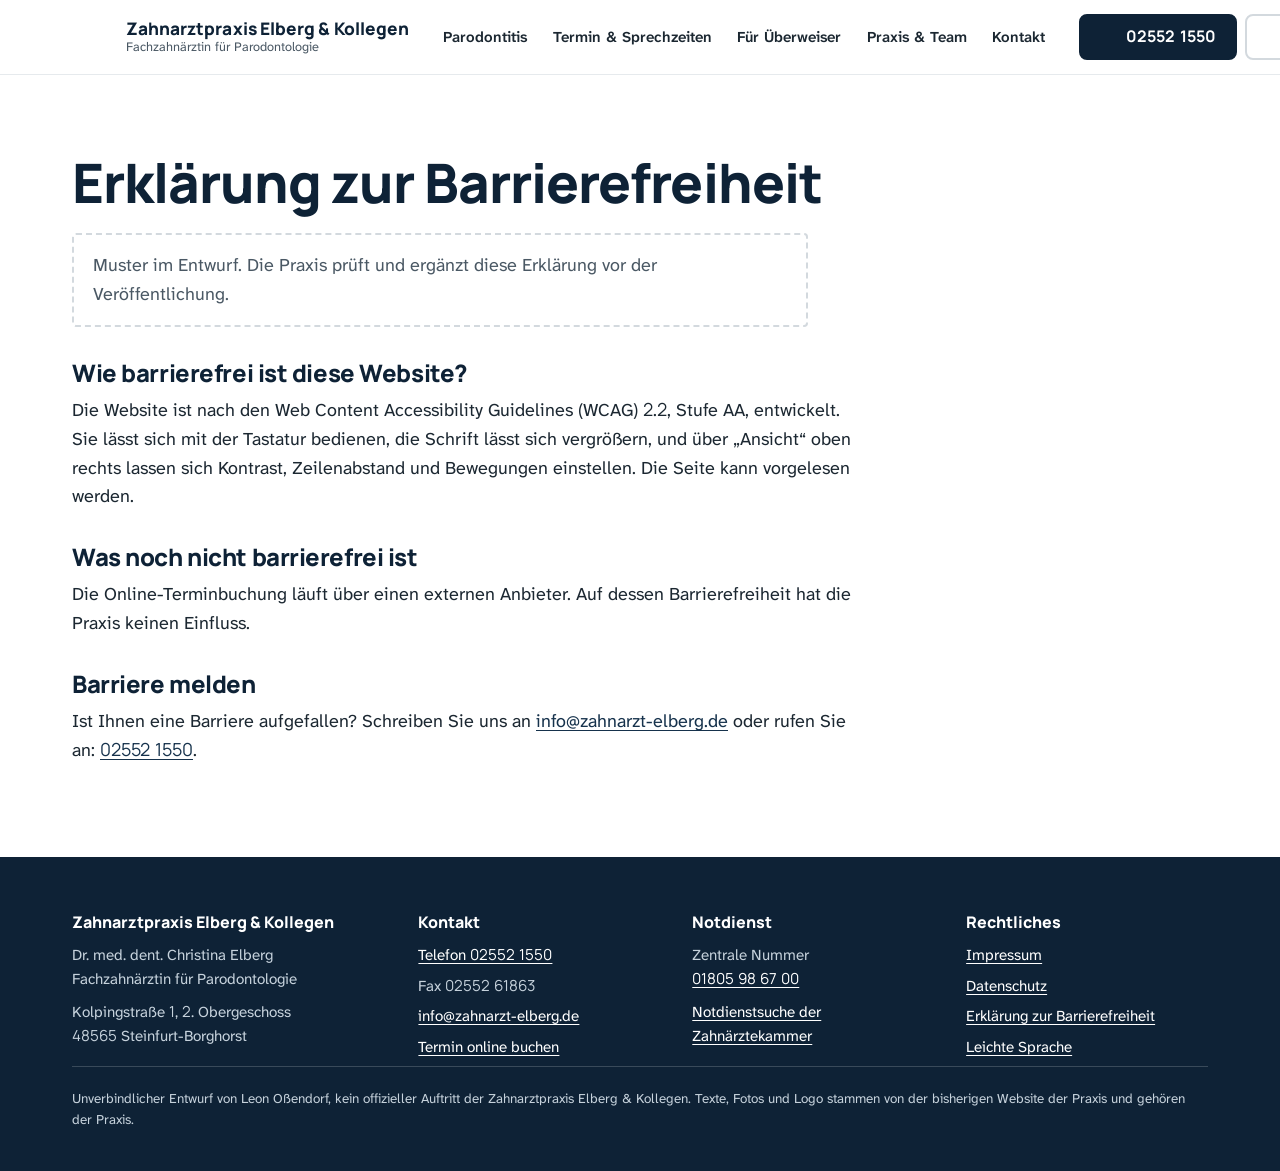
<file: barrierefreiheit.html>
<!doctype html>
<html lang="de-DE">
<head>
<meta charset="utf-8">
<meta name="viewport" content="width=device-width, initial-scale=1">
<meta name="robots" content="noindex,nofollow">
<title>Erklärung zur Barrierefreiheit · Zahnarztpraxis Elberg &amp; Kollegen (Entwurf)</title>
<link rel="icon" href="img/favicon.svg" type="image/svg+xml">
<link rel="stylesheet" href="css/style.css">
<script>try{var a=JSON.parse(localStorage.getItem('ansicht')||'{}'),h=document.documentElement;if(a.schrift)h.dataset.schrift=a.schrift;['kontrast','ruhe','abstand','links'].forEach(function(k){if(a[k])h.dataset[k]='1';});}catch(e){}</script>
</head>
<body>
<a class="skip" href="#inhalt">Zum Inhalt springen</a>
<svg width="0" height="0" style="position:absolute" aria-hidden="true">
  <defs>
    <symbol id="logo" viewBox="0 0 604 548">
      <g fill="none" stroke="currentColor" stroke-linecap="round" stroke-linejoin="round">
        <path d="M16 530C28 380 46 170 104 76C140 30 240 66 322 90C364 101 398 102 426 100" stroke-width="36"/>
        <path d="M310 62C380 40 446 18 498 20C540 24 560 58 568 92C578 162 582 232 584 296" stroke-width="30"/>
        <path d="M192 212C232 188 280 216 314 206C354 194 398 186 424 206C450 228 452 300 450 400C448 478 444 518 402 526C334 534 262 534 216 526C182 518 176 470 176 400C176 300 170 228 192 212Z" stroke-width="36"/>
      </g>
    </symbol>
    <symbol id="i-tel" viewBox="0 0 24 24"><path fill="none" stroke="currentColor" stroke-width="2" stroke-linecap="round" stroke-linejoin="round" d="M5 3h4l2 5-2.5 1.5a11 11 0 0 0 6 6L16 13l5 2v4a2 2 0 0 1-2 2A16 16 0 0 1 3 5a2 2 0 0 1 2-2"/></symbol>
    <symbol id="i-kal" viewBox="0 0 24 24"><g fill="none" stroke="currentColor" stroke-width="2" stroke-linecap="round"><rect x="3" y="5" width="18" height="16" rx="2"/><path d="M3 10h18M8 3v4M16 3v4"/></g></symbol>
    <symbol id="i-ansicht" viewBox="0 0 24 24"><g fill="none" stroke="currentColor" stroke-width="2" stroke-linecap="round" stroke-linejoin="round"><circle cx="12" cy="4" r="2"/><path d="M4 8l8 2 8-2M12 10v5M12 15l-4 6M12 15l4 6"/></g></symbol>
    <symbol id="i-kasse" viewBox="0 0 24 24"><g fill="none" stroke="currentColor" stroke-width="2" stroke-linecap="round" stroke-linejoin="round"><path d="M4 4h12l4 4v12H4z"/><path d="M8 12h8M8 16h5M15 4v4h4"/></g></symbol>
    <pattern id="ticks-v" width="22" height="7.5" patternUnits="userSpaceOnUse"><path d="M22 .5H14" stroke="currentColor" stroke-width="1"/></pattern>
    <pattern id="ticks-v5" width="22" height="37.5" patternUnits="userSpaceOnUse"><path d="M22 .5H4" stroke="currentColor" stroke-width="1.4"/></pattern>
    <pattern id="ticks-h" width="7.5" height="22" patternUnits="userSpaceOnUse"><path d="M.5 0V8" stroke="currentColor" stroke-width="1"/></pattern>
    <pattern id="ticks-h5" width="37.5" height="22" patternUnits="userSpaceOnUse"><path d="M.5 0V16" stroke="currentColor" stroke-width="1.4"/></pattern>
  </defs>
</svg>
<header class="kopf">
  <div class="huelle kopf__innen">
    <a class="marke" href="index.html#inhalt" aria-label="Zahnarztpraxis Elberg und Kollegen, zum Seitenanfang">
      <svg viewBox="0 0 604 548" aria-hidden="true"><use href="index.html#logo"/></svg>
      <span class="marke__name"><b><span class="zp">Zahnarztpraxis </span>Elberg &amp; Kollegen</b><span>Fachzahnärztin für Parodontologie</span></span>
    </a>
    <nav class="nav" id="nav" aria-label="Hauptmenü">
      <ul>
        <li><a href="index.html#parodontitis">Parodontitis</a></li>
        <li><a href="index.html#termin">Termin &amp; Sprechzeiten</a></li>
        <li><a href="index.html#ueberweisung">Für Überweiser</a></li>
        <li><a href="index.html#praxis">Praxis &amp; Team</a></li>
        <li><a href="index.html#kontakt">Kontakt</a></li>
      </ul>
    </nav>
    <div class="kopf__aktion">
      <a class="knopf kopf__tel" href="tel:+4925521550"><svg aria-hidden="true"><use href="index.html#i-tel"/></svg><span>02552 1550</span><b class="sr">Praxis anrufen: 02552 1550</b></a>
      <button class="knopf-ansicht" type="button" id="ansicht-oeffnen" aria-haspopup="dialog" aria-controls="ansicht"><svg aria-hidden="true"><use href="index.html#i-ansicht"/></svg><span class="wort">Ansicht</span><span class="sr"> anpassen: Schrift, Kontrast, Vorlesen</span></button>
      <button class="knopf knopf--hell menue-knopf" type="button" aria-expanded="false" aria-controls="nav" id="menue">Menü</button>
    </div>
  </div>
</header>
<main id="inhalt" class="unterseite ">
<div class="huelle">
<h1>Erklärung zur Barrierefreiheit</h1>
<p class="platzhalter">Muster im Entwurf. Die Praxis prüft und ergänzt diese Erklärung vor der Veröffentlichung.</p>
<h2>Wie barrierefrei ist diese Website?</h2>
<p>Die Website ist nach den Web Content Accessibility Guidelines (WCAG) 2.2, Stufe AA, entwickelt. Sie lässt sich mit der Tastatur bedienen, die Schrift lässt sich vergrößern, und über „Ansicht“ oben rechts lassen sich Kontrast, Zeilenabstand und Bewegungen einstellen. Die Seite kann vorgelesen werden.</p>
<h2>Was noch nicht barrierefrei ist</h2>
<p>Die Online-Terminbuchung läuft über einen externen Anbieter. Auf dessen Barrierefreiheit hat die Praxis keinen Einfluss.</p>
<h2>Barriere melden</h2>
<p>Ist Ihnen eine Barriere aufgefallen? Schreiben Sie uns an <a href="mailto:info@zahnarzt-elberg.de">info@zahnarzt-elberg.de</a> oder rufen Sie an: <a href="tel:+4925521550">02552 1550</a>.</p>
</div>
</main>
<footer class="fuss">
  <div class="huelle">
    <div class="fuss__raster">
      <div>
        <h2>Zahnarztpraxis Elberg &amp; Kollegen</h2>
        <p>Dr. med. dent. Christina Elberg<br>Fachzahnärztin für Parodontologie</p>
        <p>Kolpingstraße 1, 2. Obergeschoss<br>48565 Steinfurt-Borghorst</p>
      </div>
      <div>
        <h2>Kontakt</h2>
        <ul>
          <li><a href="tel:+4925521550">Telefon 02552 1550</a></li>
          <li>Fax 02552 61863</li>
          <li><a href="mailto:info@zahnarzt-elberg.de">info@zahnarzt-elberg.de</a></li>
          <li><a href="https://clickdoc.de/appointmentbooking/arzt/Steinfurt/Zahnarzt/Dr-Christina-Elberg/787c7630-2cb7-417e-ade1-58a69722e612" rel="noopener">Termin online buchen</a></li>
        </ul>
      </div>
      <div>
        <h2>Notdienst</h2>
        <p>Zentrale Nummer<br><a href="tel:+491805986700">01805 98 67 00</a></p>
        <p><a href="https://www.zahnaerzte-wl.de/pages/notdienstsuche" rel="noopener">Notdienstsuche der Zahnärztekammer</a></p>
      </div>
      <div>
        <h2>Rechtliches</h2>
        <ul>
          <li><a href="impressum.html">Impressum</a></li>
          <li><a href="datenschutz.html">Datenschutz</a></li>
          <li><a href="barrierefreiheit.html">Erklärung zur Barrierefreiheit</a></li>
          <li><a href="leichte-sprache.html">Leichte Sprache</a></li>
        </ul>
      </div>
    </div>
    <p class="fuss__entwurf">Unverbindlicher Entwurf von Leon Oßendorf, kein offizieller Auftritt der Zahnarztpraxis Elberg &amp; Kollegen. Texte, Fotos und Logo stammen von der bisherigen Website der Praxis und gehören der Praxis.</p>
  </div>
</footer>
<dialog class="ansicht" id="ansicht" aria-labelledby="ansicht-titel">
  <form method="dialog" class="ansicht__innen">
    <div class="ansicht__kopf">
      <h2 id="ansicht-titel">Ansicht anpassen</h2>
      <button class="ansicht__zu" value="zu" aria-label="Schließen">×</button>
    </div>
    <fieldset class="ansicht__gruppe">
      <legend>Schriftgröße</legend>
      <div class="chips">
        <label><input type="radio" name="schrift" value=""><span>normal</span></label>
        <label><input type="radio" name="schrift" value="gross"><span>groß</span></label>
        <label><input type="radio" name="schrift" value="sehrgross"><span>sehr groß</span></label>
      </div>
    </fieldset>
    <div class="ansicht__schalter">
      <label class="schalter">Hoher Kontrast <input type="checkbox" data-opt="kontrast"></label>
      <label class="schalter">Mehr Zeilenabstand <input type="checkbox" data-opt="abstand"></label>
      <label class="schalter">Links unterstreichen <input type="checkbox" data-opt="links"></label>
      <label class="schalter">Bewegungen ausschalten <input type="checkbox" data-opt="ruhe"></label>
    </div>
    <div class="ansicht__unten">
      <button class="knopf" type="button" id="vorlesen">Seite vorlesen</button>
      <a class="knopf knopf--hell" href="leichte-sprache.html">Leichte Sprache</a>
      <a class="knopf knopf--hell" href="barrierefreiheit.html">Erklärung zur Barrierefreiheit</a>
    </div>
  </form>
</dialog>
<script src="js/main.js" defer></script>
</body>
</html>
</file>
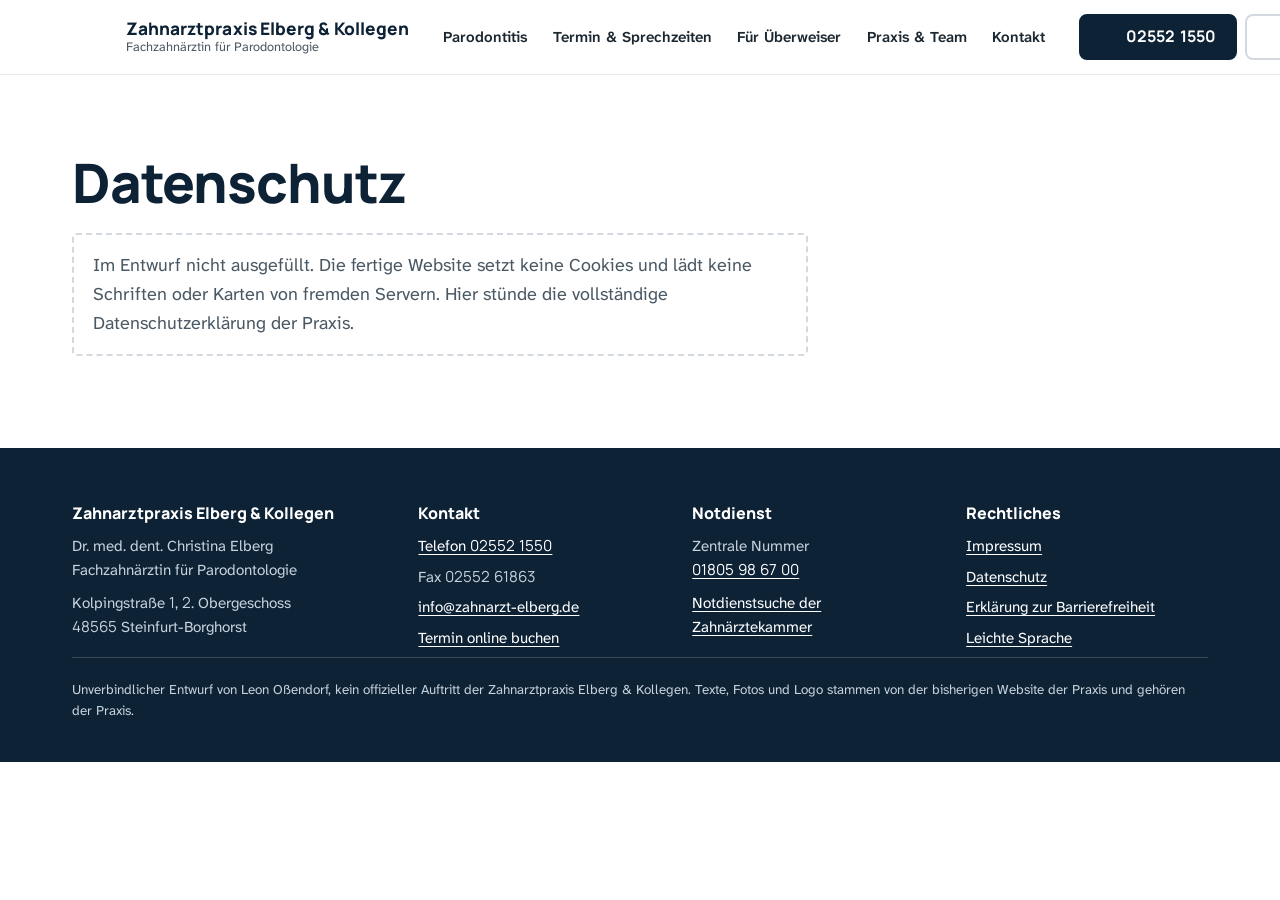
<file: datenschutz.html>
<!doctype html>
<html lang="de-DE">
<head>
<meta charset="utf-8">
<meta name="viewport" content="width=device-width, initial-scale=1">
<meta name="robots" content="noindex,nofollow">
<title>Datenschutz · Zahnarztpraxis Elberg &amp; Kollegen (Entwurf)</title>
<link rel="icon" href="img/favicon.svg" type="image/svg+xml">
<link rel="stylesheet" href="css/style.css">
<script>try{var a=JSON.parse(localStorage.getItem('ansicht')||'{}'),h=document.documentElement;if(a.schrift)h.dataset.schrift=a.schrift;['kontrast','ruhe','abstand','links'].forEach(function(k){if(a[k])h.dataset[k]='1';});}catch(e){}</script>
</head>
<body>
<a class="skip" href="#inhalt">Zum Inhalt springen</a>
<svg width="0" height="0" style="position:absolute" aria-hidden="true">
  <defs>
    <symbol id="logo" viewBox="0 0 604 548">
      <g fill="none" stroke="currentColor" stroke-linecap="round" stroke-linejoin="round">
        <path d="M16 530C28 380 46 170 104 76C140 30 240 66 322 90C364 101 398 102 426 100" stroke-width="36"/>
        <path d="M310 62C380 40 446 18 498 20C540 24 560 58 568 92C578 162 582 232 584 296" stroke-width="30"/>
        <path d="M192 212C232 188 280 216 314 206C354 194 398 186 424 206C450 228 452 300 450 400C448 478 444 518 402 526C334 534 262 534 216 526C182 518 176 470 176 400C176 300 170 228 192 212Z" stroke-width="36"/>
      </g>
    </symbol>
    <symbol id="i-tel" viewBox="0 0 24 24"><path fill="none" stroke="currentColor" stroke-width="2" stroke-linecap="round" stroke-linejoin="round" d="M5 3h4l2 5-2.5 1.5a11 11 0 0 0 6 6L16 13l5 2v4a2 2 0 0 1-2 2A16 16 0 0 1 3 5a2 2 0 0 1 2-2"/></symbol>
    <symbol id="i-kal" viewBox="0 0 24 24"><g fill="none" stroke="currentColor" stroke-width="2" stroke-linecap="round"><rect x="3" y="5" width="18" height="16" rx="2"/><path d="M3 10h18M8 3v4M16 3v4"/></g></symbol>
    <symbol id="i-ansicht" viewBox="0 0 24 24"><g fill="none" stroke="currentColor" stroke-width="2" stroke-linecap="round" stroke-linejoin="round"><circle cx="12" cy="4" r="2"/><path d="M4 8l8 2 8-2M12 10v5M12 15l-4 6M12 15l4 6"/></g></symbol>
    <symbol id="i-kasse" viewBox="0 0 24 24"><g fill="none" stroke="currentColor" stroke-width="2" stroke-linecap="round" stroke-linejoin="round"><path d="M4 4h12l4 4v12H4z"/><path d="M8 12h8M8 16h5M15 4v4h4"/></g></symbol>
    <pattern id="ticks-v" width="22" height="7.5" patternUnits="userSpaceOnUse"><path d="M22 .5H14" stroke="currentColor" stroke-width="1"/></pattern>
    <pattern id="ticks-v5" width="22" height="37.5" patternUnits="userSpaceOnUse"><path d="M22 .5H4" stroke="currentColor" stroke-width="1.4"/></pattern>
    <pattern id="ticks-h" width="7.5" height="22" patternUnits="userSpaceOnUse"><path d="M.5 0V8" stroke="currentColor" stroke-width="1"/></pattern>
    <pattern id="ticks-h5" width="37.5" height="22" patternUnits="userSpaceOnUse"><path d="M.5 0V16" stroke="currentColor" stroke-width="1.4"/></pattern>
  </defs>
</svg>
<header class="kopf">
  <div class="huelle kopf__innen">
    <a class="marke" href="index.html#inhalt" aria-label="Zahnarztpraxis Elberg und Kollegen, zum Seitenanfang">
      <svg viewBox="0 0 604 548" aria-hidden="true"><use href="index.html#logo"/></svg>
      <span class="marke__name"><b><span class="zp">Zahnarztpraxis </span>Elberg &amp; Kollegen</b><span>Fachzahnärztin für Parodontologie</span></span>
    </a>
    <nav class="nav" id="nav" aria-label="Hauptmenü">
      <ul>
        <li><a href="index.html#parodontitis">Parodontitis</a></li>
        <li><a href="index.html#termin">Termin &amp; Sprechzeiten</a></li>
        <li><a href="index.html#ueberweisung">Für Überweiser</a></li>
        <li><a href="index.html#praxis">Praxis &amp; Team</a></li>
        <li><a href="index.html#kontakt">Kontakt</a></li>
      </ul>
    </nav>
    <div class="kopf__aktion">
      <a class="knopf kopf__tel" href="tel:+4925521550"><svg aria-hidden="true"><use href="index.html#i-tel"/></svg><span>02552 1550</span><b class="sr">Praxis anrufen: 02552 1550</b></a>
      <button class="knopf-ansicht" type="button" id="ansicht-oeffnen" aria-haspopup="dialog" aria-controls="ansicht"><svg aria-hidden="true"><use href="index.html#i-ansicht"/></svg><span class="wort">Ansicht</span><span class="sr"> anpassen: Schrift, Kontrast, Vorlesen</span></button>
      <button class="knopf knopf--hell menue-knopf" type="button" aria-expanded="false" aria-controls="nav" id="menue">Menü</button>
    </div>
  </div>
</header>
<main id="inhalt" class="unterseite ">
<div class="huelle">
<h1>Datenschutz</h1>
<p class="platzhalter">Im Entwurf nicht ausgefüllt. Die fertige Website setzt keine Cookies und lädt keine Schriften oder Karten von fremden Servern. Hier stünde die vollständige Datenschutzerklärung der Praxis.</p>
</div>
</main>
<footer class="fuss">
  <div class="huelle">
    <div class="fuss__raster">
      <div>
        <h2>Zahnarztpraxis Elberg &amp; Kollegen</h2>
        <p>Dr. med. dent. Christina Elberg<br>Fachzahnärztin für Parodontologie</p>
        <p>Kolpingstraße 1, 2. Obergeschoss<br>48565 Steinfurt-Borghorst</p>
      </div>
      <div>
        <h2>Kontakt</h2>
        <ul>
          <li><a href="tel:+4925521550">Telefon 02552 1550</a></li>
          <li>Fax 02552 61863</li>
          <li><a href="mailto:info@zahnarzt-elberg.de">info@zahnarzt-elberg.de</a></li>
          <li><a href="https://clickdoc.de/appointmentbooking/arzt/Steinfurt/Zahnarzt/Dr-Christina-Elberg/787c7630-2cb7-417e-ade1-58a69722e612" rel="noopener">Termin online buchen</a></li>
        </ul>
      </div>
      <div>
        <h2>Notdienst</h2>
        <p>Zentrale Nummer<br><a href="tel:+491805986700">01805 98 67 00</a></p>
        <p><a href="https://www.zahnaerzte-wl.de/pages/notdienstsuche" rel="noopener">Notdienstsuche der Zahnärztekammer</a></p>
      </div>
      <div>
        <h2>Rechtliches</h2>
        <ul>
          <li><a href="impressum.html">Impressum</a></li>
          <li><a href="datenschutz.html">Datenschutz</a></li>
          <li><a href="barrierefreiheit.html">Erklärung zur Barrierefreiheit</a></li>
          <li><a href="leichte-sprache.html">Leichte Sprache</a></li>
        </ul>
      </div>
    </div>
    <p class="fuss__entwurf">Unverbindlicher Entwurf von Leon Oßendorf, kein offizieller Auftritt der Zahnarztpraxis Elberg &amp; Kollegen. Texte, Fotos und Logo stammen von der bisherigen Website der Praxis und gehören der Praxis.</p>
  </div>
</footer>
<dialog class="ansicht" id="ansicht" aria-labelledby="ansicht-titel">
  <form method="dialog" class="ansicht__innen">
    <div class="ansicht__kopf">
      <h2 id="ansicht-titel">Ansicht anpassen</h2>
      <button class="ansicht__zu" value="zu" aria-label="Schließen">×</button>
    </div>
    <fieldset class="ansicht__gruppe">
      <legend>Schriftgröße</legend>
      <div class="chips">
        <label><input type="radio" name="schrift" value=""><span>normal</span></label>
        <label><input type="radio" name="schrift" value="gross"><span>groß</span></label>
        <label><input type="radio" name="schrift" value="sehrgross"><span>sehr groß</span></label>
      </div>
    </fieldset>
    <div class="ansicht__schalter">
      <label class="schalter">Hoher Kontrast <input type="checkbox" data-opt="kontrast"></label>
      <label class="schalter">Mehr Zeilenabstand <input type="checkbox" data-opt="abstand"></label>
      <label class="schalter">Links unterstreichen <input type="checkbox" data-opt="links"></label>
      <label class="schalter">Bewegungen ausschalten <input type="checkbox" data-opt="ruhe"></label>
    </div>
    <div class="ansicht__unten">
      <button class="knopf" type="button" id="vorlesen">Seite vorlesen</button>
      <a class="knopf knopf--hell" href="leichte-sprache.html">Leichte Sprache</a>
      <a class="knopf knopf--hell" href="barrierefreiheit.html">Erklärung zur Barrierefreiheit</a>
    </div>
  </form>
</dialog>
<script src="js/main.js" defer></script>
</body>
</html>
</file>
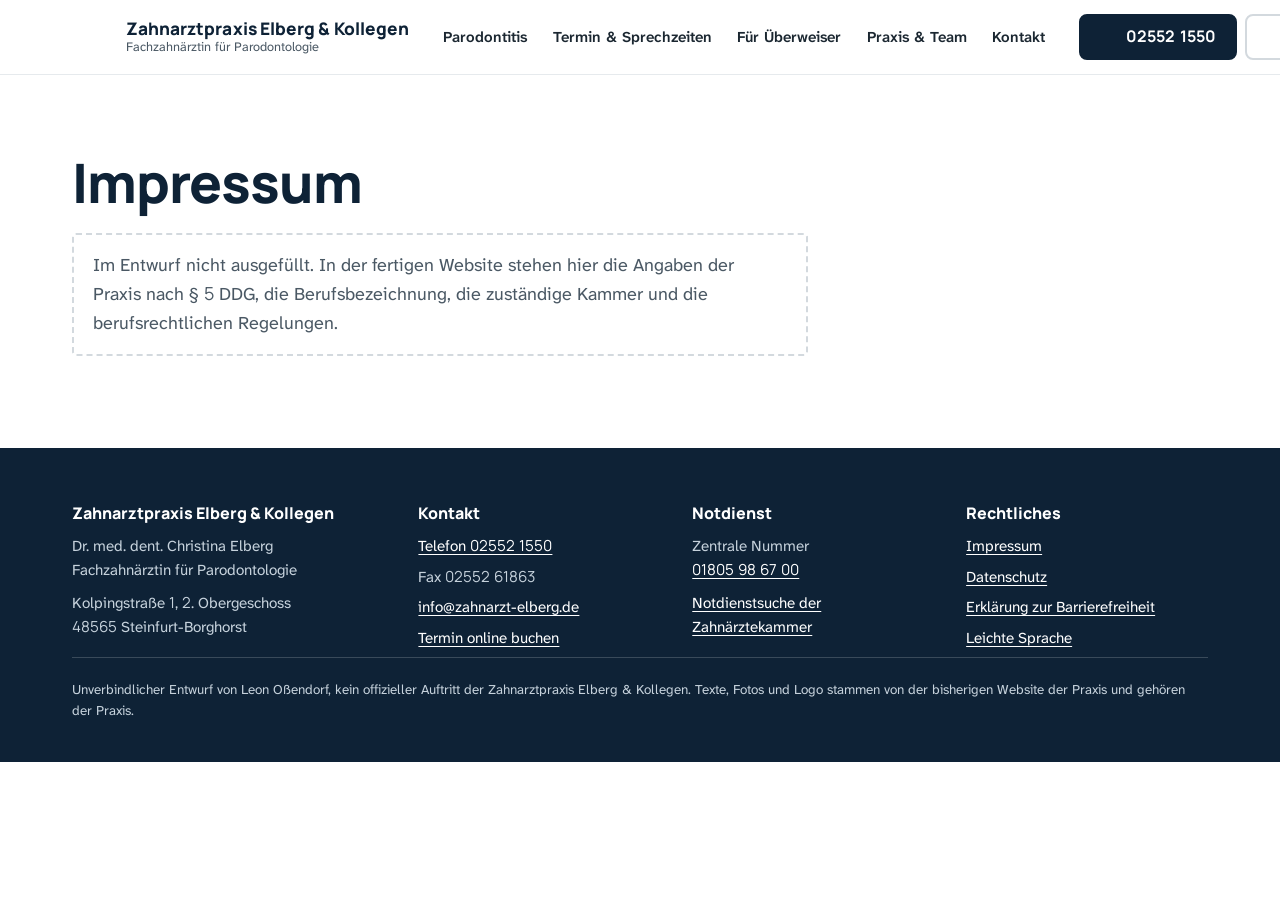
<file: impressum.html>
<!doctype html>
<html lang="de-DE">
<head>
<meta charset="utf-8">
<meta name="viewport" content="width=device-width, initial-scale=1">
<meta name="robots" content="noindex,nofollow">
<title>Impressum · Zahnarztpraxis Elberg &amp; Kollegen (Entwurf)</title>
<link rel="icon" href="img/favicon.svg" type="image/svg+xml">
<link rel="stylesheet" href="css/style.css">
<script>try{var a=JSON.parse(localStorage.getItem('ansicht')||'{}'),h=document.documentElement;if(a.schrift)h.dataset.schrift=a.schrift;['kontrast','ruhe','abstand','links'].forEach(function(k){if(a[k])h.dataset[k]='1';});}catch(e){}</script>
</head>
<body>
<a class="skip" href="#inhalt">Zum Inhalt springen</a>
<svg width="0" height="0" style="position:absolute" aria-hidden="true">
  <defs>
    <symbol id="logo" viewBox="0 0 604 548">
      <g fill="none" stroke="currentColor" stroke-linecap="round" stroke-linejoin="round">
        <path d="M16 530C28 380 46 170 104 76C140 30 240 66 322 90C364 101 398 102 426 100" stroke-width="36"/>
        <path d="M310 62C380 40 446 18 498 20C540 24 560 58 568 92C578 162 582 232 584 296" stroke-width="30"/>
        <path d="M192 212C232 188 280 216 314 206C354 194 398 186 424 206C450 228 452 300 450 400C448 478 444 518 402 526C334 534 262 534 216 526C182 518 176 470 176 400C176 300 170 228 192 212Z" stroke-width="36"/>
      </g>
    </symbol>
    <symbol id="i-tel" viewBox="0 0 24 24"><path fill="none" stroke="currentColor" stroke-width="2" stroke-linecap="round" stroke-linejoin="round" d="M5 3h4l2 5-2.5 1.5a11 11 0 0 0 6 6L16 13l5 2v4a2 2 0 0 1-2 2A16 16 0 0 1 3 5a2 2 0 0 1 2-2"/></symbol>
    <symbol id="i-kal" viewBox="0 0 24 24"><g fill="none" stroke="currentColor" stroke-width="2" stroke-linecap="round"><rect x="3" y="5" width="18" height="16" rx="2"/><path d="M3 10h18M8 3v4M16 3v4"/></g></symbol>
    <symbol id="i-ansicht" viewBox="0 0 24 24"><g fill="none" stroke="currentColor" stroke-width="2" stroke-linecap="round" stroke-linejoin="round"><circle cx="12" cy="4" r="2"/><path d="M4 8l8 2 8-2M12 10v5M12 15l-4 6M12 15l4 6"/></g></symbol>
    <symbol id="i-kasse" viewBox="0 0 24 24"><g fill="none" stroke="currentColor" stroke-width="2" stroke-linecap="round" stroke-linejoin="round"><path d="M4 4h12l4 4v12H4z"/><path d="M8 12h8M8 16h5M15 4v4h4"/></g></symbol>
    <pattern id="ticks-v" width="22" height="7.5" patternUnits="userSpaceOnUse"><path d="M22 .5H14" stroke="currentColor" stroke-width="1"/></pattern>
    <pattern id="ticks-v5" width="22" height="37.5" patternUnits="userSpaceOnUse"><path d="M22 .5H4" stroke="currentColor" stroke-width="1.4"/></pattern>
    <pattern id="ticks-h" width="7.5" height="22" patternUnits="userSpaceOnUse"><path d="M.5 0V8" stroke="currentColor" stroke-width="1"/></pattern>
    <pattern id="ticks-h5" width="37.5" height="22" patternUnits="userSpaceOnUse"><path d="M.5 0V16" stroke="currentColor" stroke-width="1.4"/></pattern>
  </defs>
</svg>
<header class="kopf">
  <div class="huelle kopf__innen">
    <a class="marke" href="index.html#inhalt" aria-label="Zahnarztpraxis Elberg und Kollegen, zum Seitenanfang">
      <svg viewBox="0 0 604 548" aria-hidden="true"><use href="index.html#logo"/></svg>
      <span class="marke__name"><b><span class="zp">Zahnarztpraxis </span>Elberg &amp; Kollegen</b><span>Fachzahnärztin für Parodontologie</span></span>
    </a>
    <nav class="nav" id="nav" aria-label="Hauptmenü">
      <ul>
        <li><a href="index.html#parodontitis">Parodontitis</a></li>
        <li><a href="index.html#termin">Termin &amp; Sprechzeiten</a></li>
        <li><a href="index.html#ueberweisung">Für Überweiser</a></li>
        <li><a href="index.html#praxis">Praxis &amp; Team</a></li>
        <li><a href="index.html#kontakt">Kontakt</a></li>
      </ul>
    </nav>
    <div class="kopf__aktion">
      <a class="knopf kopf__tel" href="tel:+4925521550"><svg aria-hidden="true"><use href="index.html#i-tel"/></svg><span>02552 1550</span><b class="sr">Praxis anrufen: 02552 1550</b></a>
      <button class="knopf-ansicht" type="button" id="ansicht-oeffnen" aria-haspopup="dialog" aria-controls="ansicht"><svg aria-hidden="true"><use href="index.html#i-ansicht"/></svg><span class="wort">Ansicht</span><span class="sr"> anpassen: Schrift, Kontrast, Vorlesen</span></button>
      <button class="knopf knopf--hell menue-knopf" type="button" aria-expanded="false" aria-controls="nav" id="menue">Menü</button>
    </div>
  </div>
</header>
<main id="inhalt" class="unterseite ">
<div class="huelle">
<h1>Impressum</h1>
<p class="platzhalter">Im Entwurf nicht ausgefüllt. In der fertigen Website stehen hier die Angaben der Praxis nach § 5 DDG, die Berufsbezeichnung, die zuständige Kammer und die berufsrechtlichen Regelungen.</p>
</div>
</main>
<footer class="fuss">
  <div class="huelle">
    <div class="fuss__raster">
      <div>
        <h2>Zahnarztpraxis Elberg &amp; Kollegen</h2>
        <p>Dr. med. dent. Christina Elberg<br>Fachzahnärztin für Parodontologie</p>
        <p>Kolpingstraße 1, 2. Obergeschoss<br>48565 Steinfurt-Borghorst</p>
      </div>
      <div>
        <h2>Kontakt</h2>
        <ul>
          <li><a href="tel:+4925521550">Telefon 02552 1550</a></li>
          <li>Fax 02552 61863</li>
          <li><a href="mailto:info@zahnarzt-elberg.de">info@zahnarzt-elberg.de</a></li>
          <li><a href="https://clickdoc.de/appointmentbooking/arzt/Steinfurt/Zahnarzt/Dr-Christina-Elberg/787c7630-2cb7-417e-ade1-58a69722e612" rel="noopener">Termin online buchen</a></li>
        </ul>
      </div>
      <div>
        <h2>Notdienst</h2>
        <p>Zentrale Nummer<br><a href="tel:+491805986700">01805 98 67 00</a></p>
        <p><a href="https://www.zahnaerzte-wl.de/pages/notdienstsuche" rel="noopener">Notdienstsuche der Zahnärztekammer</a></p>
      </div>
      <div>
        <h2>Rechtliches</h2>
        <ul>
          <li><a href="impressum.html">Impressum</a></li>
          <li><a href="datenschutz.html">Datenschutz</a></li>
          <li><a href="barrierefreiheit.html">Erklärung zur Barrierefreiheit</a></li>
          <li><a href="leichte-sprache.html">Leichte Sprache</a></li>
        </ul>
      </div>
    </div>
    <p class="fuss__entwurf">Unverbindlicher Entwurf von Leon Oßendorf, kein offizieller Auftritt der Zahnarztpraxis Elberg &amp; Kollegen. Texte, Fotos und Logo stammen von der bisherigen Website der Praxis und gehören der Praxis.</p>
  </div>
</footer>
<dialog class="ansicht" id="ansicht" aria-labelledby="ansicht-titel">
  <form method="dialog" class="ansicht__innen">
    <div class="ansicht__kopf">
      <h2 id="ansicht-titel">Ansicht anpassen</h2>
      <button class="ansicht__zu" value="zu" aria-label="Schließen">×</button>
    </div>
    <fieldset class="ansicht__gruppe">
      <legend>Schriftgröße</legend>
      <div class="chips">
        <label><input type="radio" name="schrift" value=""><span>normal</span></label>
        <label><input type="radio" name="schrift" value="gross"><span>groß</span></label>
        <label><input type="radio" name="schrift" value="sehrgross"><span>sehr groß</span></label>
      </div>
    </fieldset>
    <div class="ansicht__schalter">
      <label class="schalter">Hoher Kontrast <input type="checkbox" data-opt="kontrast"></label>
      <label class="schalter">Mehr Zeilenabstand <input type="checkbox" data-opt="abstand"></label>
      <label class="schalter">Links unterstreichen <input type="checkbox" data-opt="links"></label>
      <label class="schalter">Bewegungen ausschalten <input type="checkbox" data-opt="ruhe"></label>
    </div>
    <div class="ansicht__unten">
      <button class="knopf" type="button" id="vorlesen">Seite vorlesen</button>
      <a class="knopf knopf--hell" href="leichte-sprache.html">Leichte Sprache</a>
      <a class="knopf knopf--hell" href="barrierefreiheit.html">Erklärung zur Barrierefreiheit</a>
    </div>
  </form>
</dialog>
<script src="js/main.js" defer></script>
</body>
</html>
</file>
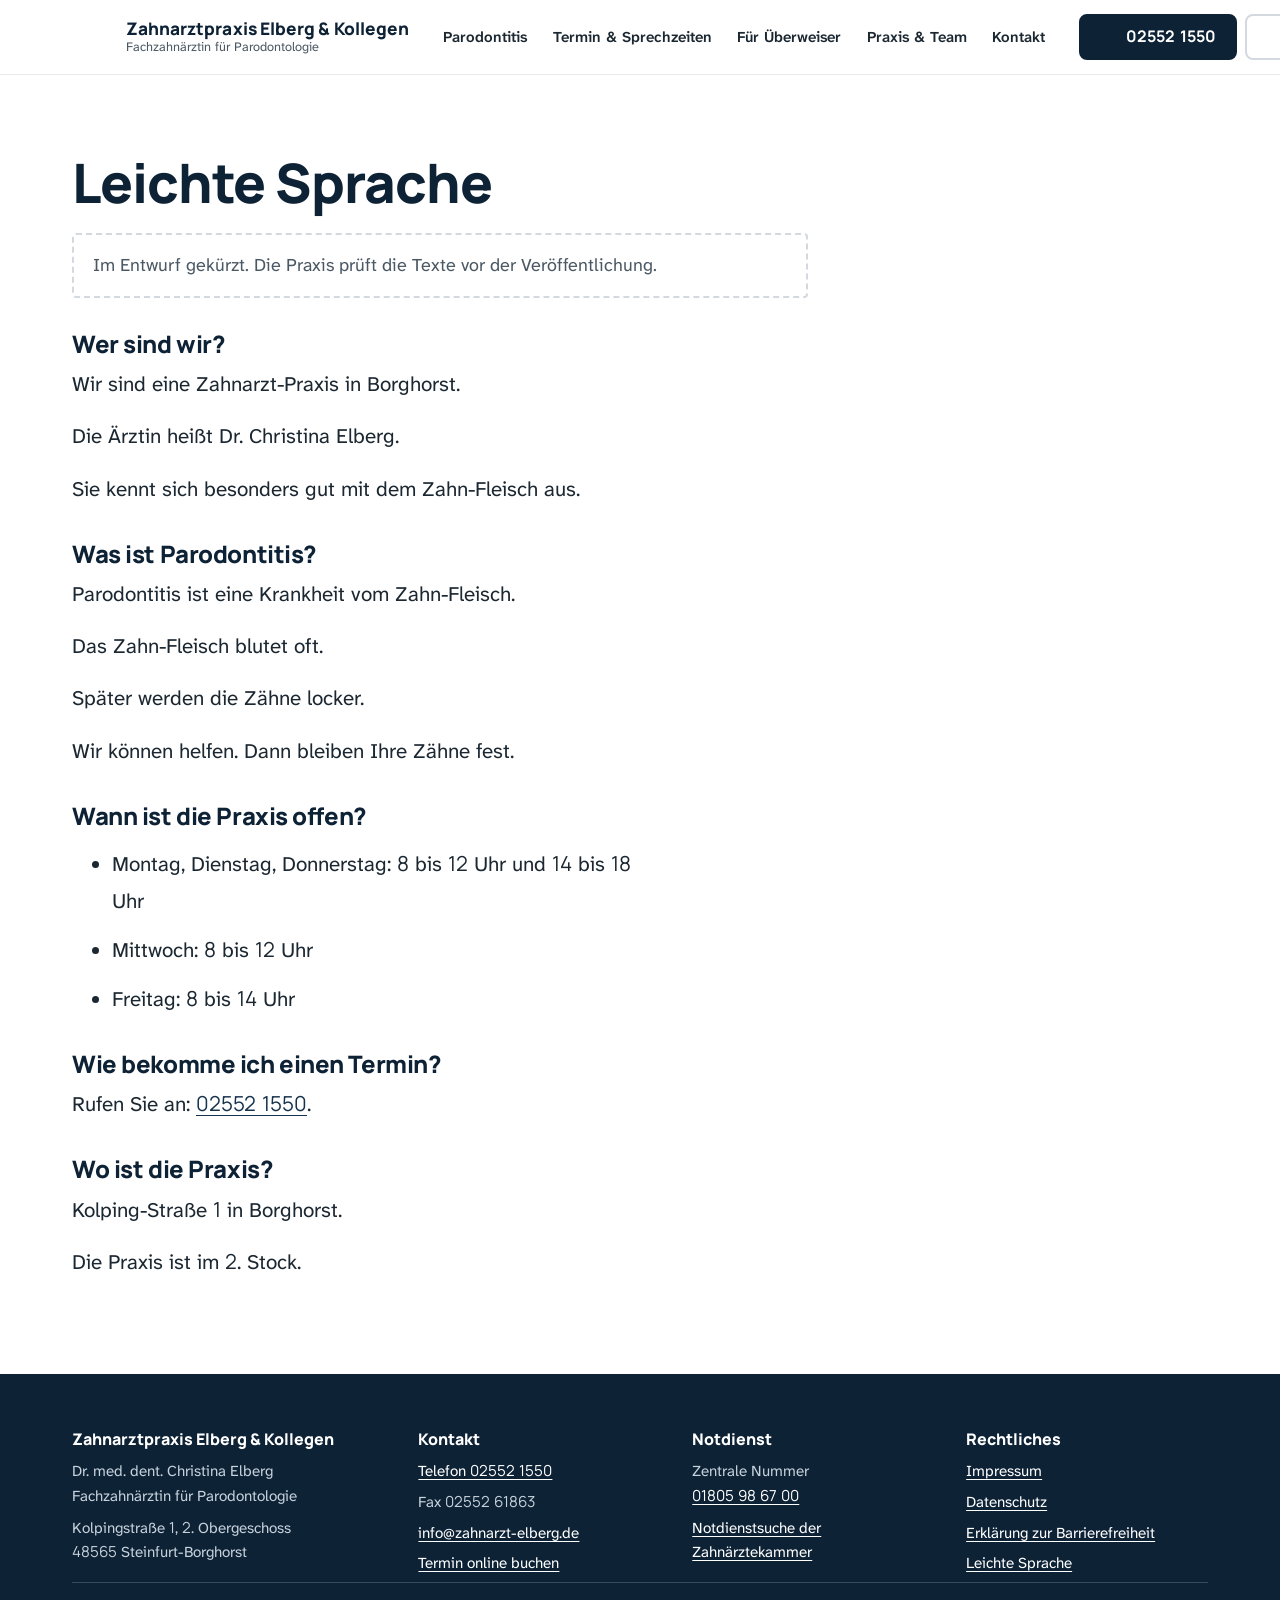
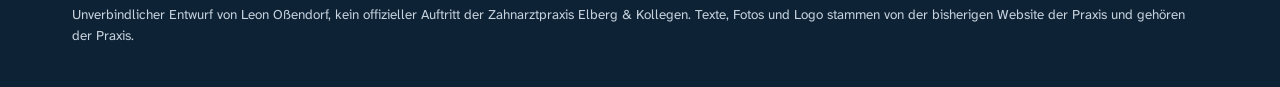
<file: leichte-sprache.html>
<!doctype html>
<html lang="de-DE">
<head>
<meta charset="utf-8">
<meta name="viewport" content="width=device-width, initial-scale=1">
<meta name="robots" content="noindex,nofollow">
<title>Leichte Sprache · Zahnarztpraxis Elberg &amp; Kollegen (Entwurf)</title>
<link rel="icon" href="img/favicon.svg" type="image/svg+xml">
<link rel="stylesheet" href="css/style.css">
<script>try{var a=JSON.parse(localStorage.getItem('ansicht')||'{}'),h=document.documentElement;if(a.schrift)h.dataset.schrift=a.schrift;['kontrast','ruhe','abstand','links'].forEach(function(k){if(a[k])h.dataset[k]='1';});}catch(e){}</script>
</head>
<body>
<a class="skip" href="#inhalt">Zum Inhalt springen</a>
<svg width="0" height="0" style="position:absolute" aria-hidden="true">
  <defs>
    <symbol id="logo" viewBox="0 0 604 548">
      <g fill="none" stroke="currentColor" stroke-linecap="round" stroke-linejoin="round">
        <path d="M16 530C28 380 46 170 104 76C140 30 240 66 322 90C364 101 398 102 426 100" stroke-width="36"/>
        <path d="M310 62C380 40 446 18 498 20C540 24 560 58 568 92C578 162 582 232 584 296" stroke-width="30"/>
        <path d="M192 212C232 188 280 216 314 206C354 194 398 186 424 206C450 228 452 300 450 400C448 478 444 518 402 526C334 534 262 534 216 526C182 518 176 470 176 400C176 300 170 228 192 212Z" stroke-width="36"/>
      </g>
    </symbol>
    <symbol id="i-tel" viewBox="0 0 24 24"><path fill="none" stroke="currentColor" stroke-width="2" stroke-linecap="round" stroke-linejoin="round" d="M5 3h4l2 5-2.5 1.5a11 11 0 0 0 6 6L16 13l5 2v4a2 2 0 0 1-2 2A16 16 0 0 1 3 5a2 2 0 0 1 2-2"/></symbol>
    <symbol id="i-kal" viewBox="0 0 24 24"><g fill="none" stroke="currentColor" stroke-width="2" stroke-linecap="round"><rect x="3" y="5" width="18" height="16" rx="2"/><path d="M3 10h18M8 3v4M16 3v4"/></g></symbol>
    <symbol id="i-ansicht" viewBox="0 0 24 24"><g fill="none" stroke="currentColor" stroke-width="2" stroke-linecap="round" stroke-linejoin="round"><circle cx="12" cy="4" r="2"/><path d="M4 8l8 2 8-2M12 10v5M12 15l-4 6M12 15l4 6"/></g></symbol>
    <symbol id="i-kasse" viewBox="0 0 24 24"><g fill="none" stroke="currentColor" stroke-width="2" stroke-linecap="round" stroke-linejoin="round"><path d="M4 4h12l4 4v12H4z"/><path d="M8 12h8M8 16h5M15 4v4h4"/></g></symbol>
    <pattern id="ticks-v" width="22" height="7.5" patternUnits="userSpaceOnUse"><path d="M22 .5H14" stroke="currentColor" stroke-width="1"/></pattern>
    <pattern id="ticks-v5" width="22" height="37.5" patternUnits="userSpaceOnUse"><path d="M22 .5H4" stroke="currentColor" stroke-width="1.4"/></pattern>
    <pattern id="ticks-h" width="7.5" height="22" patternUnits="userSpaceOnUse"><path d="M.5 0V8" stroke="currentColor" stroke-width="1"/></pattern>
    <pattern id="ticks-h5" width="37.5" height="22" patternUnits="userSpaceOnUse"><path d="M.5 0V16" stroke="currentColor" stroke-width="1.4"/></pattern>
  </defs>
</svg>
<header class="kopf">
  <div class="huelle kopf__innen">
    <a class="marke" href="index.html#inhalt" aria-label="Zahnarztpraxis Elberg und Kollegen, zum Seitenanfang">
      <svg viewBox="0 0 604 548" aria-hidden="true"><use href="index.html#logo"/></svg>
      <span class="marke__name"><b><span class="zp">Zahnarztpraxis </span>Elberg &amp; Kollegen</b><span>Fachzahnärztin für Parodontologie</span></span>
    </a>
    <nav class="nav" id="nav" aria-label="Hauptmenü">
      <ul>
        <li><a href="index.html#parodontitis">Parodontitis</a></li>
        <li><a href="index.html#termin">Termin &amp; Sprechzeiten</a></li>
        <li><a href="index.html#ueberweisung">Für Überweiser</a></li>
        <li><a href="index.html#praxis">Praxis &amp; Team</a></li>
        <li><a href="index.html#kontakt">Kontakt</a></li>
      </ul>
    </nav>
    <div class="kopf__aktion">
      <a class="knopf kopf__tel" href="tel:+4925521550"><svg aria-hidden="true"><use href="index.html#i-tel"/></svg><span>02552 1550</span><b class="sr">Praxis anrufen: 02552 1550</b></a>
      <button class="knopf-ansicht" type="button" id="ansicht-oeffnen" aria-haspopup="dialog" aria-controls="ansicht"><svg aria-hidden="true"><use href="index.html#i-ansicht"/></svg><span class="wort">Ansicht</span><span class="sr"> anpassen: Schrift, Kontrast, Vorlesen</span></button>
      <button class="knopf knopf--hell menue-knopf" type="button" aria-expanded="false" aria-controls="nav" id="menue">Menü</button>
    </div>
  </div>
</header>
<main id="inhalt" class="unterseite leicht-seite">
<div class="huelle">
<h1>Leichte Sprache</h1>
<p class="platzhalter">Im Entwurf gekürzt. Die Praxis prüft die Texte vor der Veröffentlichung.</p>
<div class="leicht">
<h2>Wer sind wir?</h2>
<p>Wir sind eine Zahnarzt-Praxis in Borghorst.</p>
<p>Die Ärztin heißt Dr. Christina Elberg.</p>
<p>Sie kennt sich besonders gut mit dem Zahn-Fleisch aus.</p>
<h2>Was ist Parodontitis?</h2>
<p>Parodontitis ist eine Krankheit vom Zahn-Fleisch.</p>
<p>Das Zahn-Fleisch blutet oft.</p>
<p>Später werden die Zähne locker.</p>
<p>Wir können helfen. Dann bleiben Ihre Zähne fest.</p>
<h2>Wann ist die Praxis offen?</h2>
<ul>
<li>Montag, Dienstag, Donnerstag: 8 bis 12 Uhr und 14 bis 18 Uhr</li>
<li>Mittwoch: 8 bis 12 Uhr</li>
<li>Freitag: 8 bis 14 Uhr</li>
</ul>
<h2>Wie bekomme ich einen Termin?</h2>
<p>Rufen Sie an: <a href="tel:+4925521550">02552 1550</a>.</p>
<h2>Wo ist die Praxis?</h2>
<p>Kolping-Straße 1 in Borghorst.</p>
<p>Die Praxis ist im 2. Stock.</p>
</div>
</div>
</main>
<footer class="fuss">
  <div class="huelle">
    <div class="fuss__raster">
      <div>
        <h2>Zahnarztpraxis Elberg &amp; Kollegen</h2>
        <p>Dr. med. dent. Christina Elberg<br>Fachzahnärztin für Parodontologie</p>
        <p>Kolpingstraße 1, 2. Obergeschoss<br>48565 Steinfurt-Borghorst</p>
      </div>
      <div>
        <h2>Kontakt</h2>
        <ul>
          <li><a href="tel:+4925521550">Telefon 02552 1550</a></li>
          <li>Fax 02552 61863</li>
          <li><a href="mailto:info@zahnarzt-elberg.de">info@zahnarzt-elberg.de</a></li>
          <li><a href="https://clickdoc.de/appointmentbooking/arzt/Steinfurt/Zahnarzt/Dr-Christina-Elberg/787c7630-2cb7-417e-ade1-58a69722e612" rel="noopener">Termin online buchen</a></li>
        </ul>
      </div>
      <div>
        <h2>Notdienst</h2>
        <p>Zentrale Nummer<br><a href="tel:+491805986700">01805 98 67 00</a></p>
        <p><a href="https://www.zahnaerzte-wl.de/pages/notdienstsuche" rel="noopener">Notdienstsuche der Zahnärztekammer</a></p>
      </div>
      <div>
        <h2>Rechtliches</h2>
        <ul>
          <li><a href="impressum.html">Impressum</a></li>
          <li><a href="datenschutz.html">Datenschutz</a></li>
          <li><a href="barrierefreiheit.html">Erklärung zur Barrierefreiheit</a></li>
          <li><a href="leichte-sprache.html">Leichte Sprache</a></li>
        </ul>
      </div>
    </div>
    <p class="fuss__entwurf">Unverbindlicher Entwurf von Leon Oßendorf, kein offizieller Auftritt der Zahnarztpraxis Elberg &amp; Kollegen. Texte, Fotos und Logo stammen von der bisherigen Website der Praxis und gehören der Praxis.</p>
  </div>
</footer>
<dialog class="ansicht" id="ansicht" aria-labelledby="ansicht-titel">
  <form method="dialog" class="ansicht__innen">
    <div class="ansicht__kopf">
      <h2 id="ansicht-titel">Ansicht anpassen</h2>
      <button class="ansicht__zu" value="zu" aria-label="Schließen">×</button>
    </div>
    <fieldset class="ansicht__gruppe">
      <legend>Schriftgröße</legend>
      <div class="chips">
        <label><input type="radio" name="schrift" value=""><span>normal</span></label>
        <label><input type="radio" name="schrift" value="gross"><span>groß</span></label>
        <label><input type="radio" name="schrift" value="sehrgross"><span>sehr groß</span></label>
      </div>
    </fieldset>
    <div class="ansicht__schalter">
      <label class="schalter">Hoher Kontrast <input type="checkbox" data-opt="kontrast"></label>
      <label class="schalter">Mehr Zeilenabstand <input type="checkbox" data-opt="abstand"></label>
      <label class="schalter">Links unterstreichen <input type="checkbox" data-opt="links"></label>
      <label class="schalter">Bewegungen ausschalten <input type="checkbox" data-opt="ruhe"></label>
    </div>
    <div class="ansicht__unten">
      <button class="knopf" type="button" id="vorlesen">Seite vorlesen</button>
      <a class="knopf knopf--hell" href="leichte-sprache.html">Leichte Sprache</a>
      <a class="knopf knopf--hell" href="barrierefreiheit.html">Erklärung zur Barrierefreiheit</a>
    </div>
  </form>
</dialog>
<script src="js/main.js" defer></script>
</body>
</html>
</file>
<file: css/style.css>
/* Zahnarztpraxis Elberg & Kollegen – Entwurf von Leon Oßendorf. Keine Cookies, kein Tracking, Schriften lokal. */
@font-face{font-family:"Atkinson";src:url("../fonts/atkinson-var.woff2") format("woff2");font-weight:200 800;font-display:swap}
@font-face{font-family:"Manrope";src:url("../fonts/manrope-var.woff2") format("woff2");font-weight:200 800;font-display:swap}
@font-face{font-family:"Ziffern";src:url("../fonts/manrope-var.woff2") format("woff2");font-weight:200 800;font-display:swap;unicode-range:U+0030-0039}
@font-face{font-family:"Plex";src:url("../fonts/ibm-plex-mono-latin-500-normal.woff2") format("woff2");font-weight:500;font-display:swap}

:root{
  --navy:#0E2236; --navy2:#16324C; --schiefer:#4C5C69; --text:#1B2731; --text2:#4A5864;
  --papier:#F4F6F7; --weiss:#FFFFFF; --linie:#D3D9DE; --linie2:#E6EAED;
  --rose:#D98C82; --rose-text:#9E3F35; --rose-hell:#F7E3E0; --knochen:#E9E1D2;
  --not:#B3261E; --ok:#1E6B47; --fokus:#C4560F;
  --fs:1.125rem; --breite:76rem; --rand:clamp(1.15rem,4vw,2.5rem);
  --mono:"Plex",ui-monospace,Consolas,monospace; --kopf:"Manrope",system-ui,sans-serif;
}
html[data-schrift="gross"]{--fs:1.3rem}
html[data-schrift="sehrgross"]{--fs:1.5rem}
html[data-kontrast="1"]{--text:#000;--text2:#111;--schiefer:#0E2236;--linie:#5A6670;--papier:#FFF;--rose-text:#7A2219}
html[data-abstand="1"] body{line-height:1.9}
html[data-abstand="1"] p,html[data-abstand="1"] li{letter-spacing:.012em;word-spacing:.06em}
html[data-links="1"] a{text-decoration:underline!important;text-underline-offset:.18em}

*,*::before,*::after{box-sizing:border-box}
html{scroll-behavior:smooth;-webkit-text-size-adjust:100%}
@media (prefers-reduced-motion:reduce){html{scroll-behavior:auto}}
html[data-ruhe="1"]{scroll-behavior:auto}
body{margin:0;font:400 var(--fs)/1.6 "Ziffern","Atkinson",system-ui,sans-serif;color:var(--text);background:var(--weiss)}
img{max-width:100%;height:auto;display:block}
a{color:var(--navy2);text-underline-offset:.18em;text-decoration-thickness:.07em}
a:hover{color:var(--rose-text)}
:focus-visible{outline:3px solid var(--fokus);outline-offset:3px;border-radius:2px}
h1,h2,h3,h4{font-family:var(--kopf);color:var(--navy);line-height:1.15;letter-spacing:-.018em;margin:0}
h2{font-size:clamp(1.85rem,3.4vw,2.7rem);font-weight:800}
h3{font-size:1.28rem;font-weight:750}
p{margin:0 0 1rem;max-width:66ch}
.mono{font-family:var(--mono);font-size:.82em;letter-spacing:.01em}
.klein{font-size:.9em;color:var(--text2)}
.sr{position:absolute!important;width:1px;height:1px;overflow:hidden;clip:rect(0 0 0 0);white-space:nowrap}
.huelle{max-width:var(--breite);margin:0 auto;padding:0 var(--rand)}
.skip{position:absolute;left:1rem;top:-4rem;background:var(--navy);color:#fff;padding:.7rem 1rem;z-index:100;font-weight:700;border-radius:0 0 6px 6px}
.skip:focus{top:0;color:#fff}

/* ---------- Kopf ---------- */
.kopf{position:sticky;top:0;z-index:40;background:rgba(255,255,255,.96);backdrop-filter:saturate(1.2) blur(6px);border-bottom:1px solid var(--linie2)}
.kopf__innen{display:flex;align-items:center;gap:1.4rem;min-height:4.6rem}
.marke{display:flex;align-items:center;gap:.8rem;text-decoration:none;color:var(--navy);flex:0 0 auto}
.marke svg{width:2.55rem;height:auto;color:var(--schiefer)}
.marke__name{display:flex;flex-direction:column;line-height:1.1}
.marke__name b{font:800 1.08rem/1.1 var(--kopf);letter-spacing:.005em}
.marke__name>span{font-size:.8rem;color:var(--text2);margin-top:.15rem}
.marke__name .zp{font:inherit;color:inherit;margin:0}
.nav{margin-left:auto}
.nav ul{display:flex;gap:.2rem;list-style:none;margin:0;padding:0}
.nav a{display:block;padding:.55rem .7rem;text-decoration:none;color:var(--text);font-weight:600;font-size:.94rem;border-radius:6px;white-space:nowrap}
.nav a:hover{background:var(--papier);color:var(--navy)}
.kopf__aktion{display:flex;gap:.5rem;align-items:center}
.knopf{display:inline-flex;align-items:center;justify-content:center;gap:.55rem;min-height:2.9rem;padding:.6rem 1.15rem;border-radius:8px;font:700 1rem/1.15 "Ziffern","Atkinson",sans-serif;white-space:nowrap;text-decoration:none;border:2px solid var(--navy);background:var(--navy);color:#fff;cursor:pointer;transition:background .2s,color .2s,transform .2s}
.knopf:hover{background:var(--navy2);color:#fff}
.knopf--hell{background:#fff;color:var(--navy)}
.knopf--hell:hover{background:var(--papier);color:var(--navy)}
.knopf svg{width:1.15em;height:1.15em;flex:0 0 auto}
.knopf-ansicht{min-height:2.9rem;min-width:2.9rem;padding:.4rem .8rem;border:2px solid var(--linie);background:#fff;border-radius:8px;display:inline-flex;align-items:center;gap:.45rem;font:700 .95rem "Atkinson",sans-serif;color:var(--navy);cursor:pointer}
.knopf-ansicht svg{width:1.4rem;height:1.4rem}
.knopf-ansicht:hover{border-color:var(--navy)}
.menue-knopf{display:none}
@media (max-width:1180px){.nav a{padding:.5rem .5rem;font-size:.9rem}}
@media (max-width:1040px){
  .nav{display:none;position:absolute;left:0;right:0;top:100%;background:#fff;border-bottom:1px solid var(--linie);padding:.5rem var(--rand) 1rem}
  .nav.offen{display:block}
  .nav ul{flex-direction:column}
  .nav a{font-size:1.05rem;padding:.8rem .4rem;border-bottom:1px solid var(--linie2);border-radius:0}
  .menue-knopf{display:inline-flex;margin-left:auto}
  .kopf__tel span{display:none}
}
@media (max-width:560px){
  .marke__name>span,.marke__name .zp{display:none}
  .marke__name b{font-size:1rem}
  .marke svg{width:2.1rem}
  .menue-knopf{padding:.5rem .7rem}
  .kopf__innen{gap:.45rem}
  .kopf__aktion{gap:.35rem}
  .knopf-ansicht{padding:.4rem .55rem}
  .knopf-ansicht .wort{display:none}
  .kopf__tel{padding:.5rem .75rem}
}

/* ---------- Hero ---------- */
.hero{padding:clamp(2rem,5vw,4.2rem) 0 clamp(2.5rem,5vw,4.5rem);background:linear-gradient(#fff 0,#fff 62%,var(--papier) 62%)}
.hero__raster{display:grid;grid-template-columns:minmax(0,7fr) minmax(0,4.4fr);gap:clamp(1.5rem,4vw,4rem);align-items:stretch}
.hero h1{font-size:clamp(2.6rem,6.4vw,5.1rem);font-weight:800;letter-spacing:-.035em;line-height:1;max-width:11ch}
.hero__satz{font-size:1.15em;color:var(--text);margin:1.4rem 0 1.3rem;max-width:42ch}
.status{display:inline-flex;align-items:center;gap:.6rem;font-weight:700;padding:.45rem .9rem .45rem .7rem;border-radius:99px;background:var(--papier);border:1px solid var(--linie);margin-bottom:2rem;font-size:.98rem}
.status i{width:.7rem;height:.7rem;border-radius:50%;background:var(--ok);box-shadow:0 0 0 3px rgba(30,107,71,.16)}
.status.zu i{background:var(--schiefer);box-shadow:0 0 0 3px rgba(76,92,105,.16)}
.status span{font-weight:400;color:var(--text2)}
.wege{display:grid;grid-template-columns:1fr 1fr;gap:0;border:1px solid var(--navy);border-radius:4px;overflow:hidden;background:#fff}
.weg{padding:1.5rem 1.5rem 1.2rem}
.weg h2{font-size:1.3rem;font-weight:800;letter-spacing:-.01em;margin-bottom:.25rem}
.weg p{font-size:.95em;color:var(--text2);margin-bottom:.9rem}
.weg ul{list-style:none;margin:0;padding:0}
.weg li+li{border-top:1px solid var(--linie2)}
.weg a{display:flex;justify-content:space-between;align-items:center;gap:1rem;padding:.72rem 0;font-weight:700;text-decoration:none;color:var(--navy)}
.weg a::after{content:"";width:.6rem;height:.6rem;border-top:2px solid currentColor;border-right:2px solid currentColor;transform:rotate(45deg);flex:0 0 auto;margin-right:.3rem;transition:transform .2s}
.weg a:hover::after{transform:translateX(3px) rotate(45deg)}
.weg--kollegen{background:var(--navy);color:#fff}
.weg--kollegen h2,.weg--kollegen a{color:#fff}
.weg--kollegen p{color:#C6D2DC}
.weg--kollegen li+li{border-color:rgba(255,255,255,.18)}
.weg--kollegen a:hover{color:#F6C9C2}
.hero__bild{position:relative;margin:0;min-height:100%;display:flex}
.hero__bild picture{flex:1;display:block}
.hero__bild img{width:100%;height:100%;object-fit:cover;object-position:50% 60%;border-radius:2px}
.hero__bild figcaption{position:absolute;left:0;bottom:-1.9rem;font-size:.82rem;color:var(--text2)}
.mass{position:absolute;left:-2.1rem;top:0;height:100%;width:1.4rem;color:var(--schiefer)}
@media (max-width:900px){
  .hero{background:#fff}
  .hero__raster{grid-template-columns:1fr}
  .wege{grid-template-columns:1fr}
  .hero__bild{order:3;min-height:0;display:block}
  .hero__bild picture{display:block}
  .hero__bild img{aspect-ratio:4/3;height:auto}
  .mass{display:none}
  .hero__bild figcaption{position:static;margin-top:.5rem}
}

/* ---------- Abschnitte ---------- */
.abschnitt{padding:clamp(3.5rem,8vw,6.5rem) 0}
.abschnitt--papier{background:var(--papier)}
.abschnitt__kopf{display:grid;grid-template-columns:minmax(0,1fr) minmax(0,1fr);gap:2rem 4rem;align-items:end;margin-bottom:clamp(2rem,4vw,3.2rem)}
.abschnitt__kopf p{margin:0;color:var(--text2)}
@media (max-width:820px){.abschnitt__kopf{grid-template-columns:1fr}}
.lineal{display:block;width:100%;height:22px;color:var(--schiefer);margin:0}

/* ---------- Sonde ---------- */
.sonde{display:grid;grid-template-columns:minmax(0,1.08fr) minmax(0,1fr);gap:clamp(1.5rem,4vw,4rem);align-items:center;background:#fff;border:1px solid var(--linie);border-radius:4px;padding:clamp(1.2rem,3vw,2.5rem)}
@media (max-width:900px){.sonde{grid-template-columns:minmax(0,1fr)}.befund{min-height:0}}
.sonde__bild{position:relative}
.sonde__bild svg{width:100%;height:auto;max-height:44rem;display:block;margin:0 auto}
.sonde__regler{margin-top:1rem}
.sonde__regler label{display:flex;justify-content:space-between;font-weight:700;margin-bottom:.4rem}
.sonde__regler output{font-family:var(--mono);font-weight:500;color:var(--navy)}
/* Stufen absolut */
.sonde__stufen span{position:absolute;top:0;transform:translateX(-50%);white-space:nowrap}
.sonde__stufen span:first-child{transform:none}
.sonde__stufen span:last-child{transform:translateX(-100%)}
input[type=range]{width:100%;accent-color:var(--navy);height:2.2rem;cursor:pointer}
.sonde__stufen{position:relative;height:1.3rem;margin:0 .6rem;font-family:var(--mono);font-size:.78rem;color:var(--text2)}
.befund{border-left:4px solid var(--ok);padding:.2rem 0 .2rem 1.1rem;margin:0 0 1.4rem;min-height:13.5rem;transition:border-color .3s}
.befund[data-stufe="2"]{border-color:#C98A1C}
.befund[data-stufe="3"]{border-color:var(--rose-text)}
.befund h3{font-size:1.45rem;margin-bottom:.35rem}
.befund .code{font-family:var(--mono);font-size:.8rem;color:var(--text2);display:block;margin-bottom:.4rem}
.sonde__text>p{color:var(--text2)}
.zeichen{display:grid;grid-template-columns:repeat(5,minmax(0,1fr));gap:0 2rem;margin:2.6rem 0 0;padding:0;list-style:none;counter-reset:z}
.zeichen li{border-top:1px solid var(--linie);padding:.9rem 0 .9rem 2.4rem;position:relative;counter-increment:z}
.zeichen li::before{content:counter(z,decimal-leading-zero);position:absolute;left:0;top:1rem;font-family:var(--mono);font-size:.8rem;color:var(--rose-text)}
@media (max-width:1000px){.zeichen{grid-template-columns:repeat(2,minmax(0,1fr))}}
@media (max-width:560px){.zeichen{grid-template-columns:1fr}}
.zeichen b{display:block;color:var(--navy);font-family:var(--kopf);font-weight:750}

#zahn.eng .z-links{display:none}
.sonde__legende{display:none;list-style:none;margin:.6rem 0 0;padding:0;flex-wrap:wrap;gap:.3rem 1rem;font-size:.84rem;color:var(--text2)}
.sonde__legende i{display:inline-block;width:.8rem;height:.8rem;border-radius:50%;margin-right:.4rem;vertical-align:-.08em}
#zahn.eng+.sonde__legende{display:flex}
.sonde__spiel{margin-top:1rem;min-height:2.6rem;padding:.4rem 1rem;font-size:.95rem}
/* Ablauf */
.ablauf{margin-top:clamp(3rem,6vw,4.5rem)}
.ablauf h3{font-size:1.5rem;margin-bottom:.4rem}
.schritte{list-style:none;margin:1.8rem 0 0;padding:0;display:grid;grid-template-columns:repeat(5,minmax(0,1fr));gap:0;position:relative}
.schritte::before{content:"";position:absolute;left:0;right:0;top:.55rem;height:2px;background:var(--linie)}
.schritte li{position:relative;padding:2rem 1.2rem 0 0}
.schritte li::before{content:"";position:absolute;left:0;top:0;width:1.1rem;height:1.1rem;border-radius:50%;background:#fff;border:3px solid var(--navy)}
.schritte li:last-child::before{background:var(--navy)}
.schritte .mono{color:var(--text2);display:block;margin-bottom:.3rem}
.schritte b{display:block;font-family:var(--kopf);font-size:1.07rem;color:var(--navy);line-height:1.25;margin-bottom:.35rem}
.schritte p{font-size:.93em;color:var(--text2);margin:0}
@media (max-width:900px){
  .schritte{grid-template-columns:1fr}
  .schritte::before{left:.5rem;right:auto;top:0;bottom:0;width:2px;height:auto}
  .schritte li{padding:0 0 1.5rem 2.4rem}
}
.kasse{margin-top:2.4rem;display:grid;grid-template-columns:auto 1fr;gap:1rem 1.4rem;align-items:start;background:var(--rose-hell);padding:1.3rem 1.5rem;border-radius:4px}
.kasse svg{width:2.2rem;height:2.2rem;color:var(--rose-text)}
.kasse p{margin:0;max-width:none}
.quelle{font-size:.82rem;color:var(--text2);margin-top:1rem}

/* ---------- Termin ---------- */
.termin{display:grid;grid-template-columns:minmax(0,1.15fr) minmax(0,1fr);gap:clamp(1.5rem,4vw,3.5rem)}
@media (max-width:900px){.termin{grid-template-columns:1fr}}
.karte{background:#fff;border:1px solid var(--linie);border-radius:4px;padding:clamp(1.2rem,3vw,2rem)}
.karte h3{margin-bottom:.5rem}
.online{display:grid;gap:1rem}
.online ol{list-style:none;margin:1.2rem 0 1.4rem;padding:0;counter-reset:s}
.online ol li{counter-increment:s;display:grid;grid-template-columns:2.4rem 1fr;gap:.8rem;align-items:start;padding:.75rem 0;border-top:1px solid var(--linie2)}
.online ol li::before{content:counter(s);width:2.1rem;height:2.1rem;border-radius:50%;border:2px solid var(--navy);display:grid;place-items:center;font:700 1rem var(--kopf);color:var(--navy)}
.online ol b{color:var(--navy)}
.wahl{display:inline-block;font-family:var(--mono);font-size:.82em;background:var(--papier);border:1px solid var(--linie);border-radius:4px;padding:.05rem .4rem;white-space:nowrap}
.mitueberweisung{border-top:1px solid var(--linie);padding-top:1.3rem;margin-top:.4rem}
.tel{font:800 1.5rem var(--kopf);color:var(--navy);text-decoration:none;white-space:nowrap}
.zeiten{width:100%;border-collapse:collapse;margin:.4rem 0 1rem}
.zeiten th,.zeiten td{text-align:left;padding:.62rem .3rem;border-bottom:1px solid var(--linie2);vertical-align:top}
.zeiten th{font-weight:700;width:7.5rem}
.zeiten td{font-family:var(--mono);font-size:.92rem}
@media (max-width:560px){.zeiten th{width:auto}.zeiten td{font-size:.84rem}}
.zeiten .nw{white-space:nowrap;display:inline-block;margin-right:.9rem}
.zeiten tr.heute{background:var(--papier)}
.zeiten tr.heute th::after{content:"heute";margin-left:.5rem;font:500 .7rem var(--mono);background:var(--navy);color:#fff;padding:.1rem .35rem;border-radius:3px;vertical-align:.12em}
.anfahrt{display:grid;grid-template-columns:auto 1fr;gap:.2rem 1rem;margin:0}
.anfahrt dt{font-weight:700}
.anfahrt dd{margin:0 0 .5rem}
.notdienst{margin-top:1.4rem;border:2px solid var(--not);border-radius:4px;padding:1rem 1.2rem}
.notdienst h3{color:var(--not);font-size:1.1rem;margin-bottom:.3rem}
.notdienst p{margin:0 0 .4rem}
.notdienst a.tel{color:var(--not);font-size:1.25rem}

/* ---------- Buchungsanleitung ---------- */
.fallwahl{scroll-margin-top:6rem}
.fall-frage{margin:1.4rem 0 0;padding:1.2rem 0 0;border-top:1px solid var(--linie2)}
.fall-frage legend{display:flex;align-items:center;gap:.7rem;font:750 1.08rem/1.3 var(--kopf);color:var(--navy);margin-bottom:.8rem;float:left;width:100%}
.fall-frage legend+*{clear:both}
.fall-nr{flex:0 0 auto;width:1.9rem;height:1.9rem;border-radius:50%;background:var(--navy);color:#fff;display:grid;place-items:center;font:700 .95rem var(--kopf)}
.fall-ergebnis{margin-top:1.5rem;background:var(--papier);border-left:4px solid var(--ok);padding:1rem 1.2rem;display:flex;flex-wrap:wrap;gap:.8rem 1.5rem;align-items:center;justify-content:space-between}
.fall-ergebnis p{margin:0;display:grid;gap:.1rem}
.fall-ergebnis strong{font:800 1.15rem/1.25 var(--kopf);color:var(--navy)}
.fall-ergebnis .mono{color:var(--text2)}
.anleitung{margin-top:clamp(2rem,4vw,3.2rem);scroll-margin-top:6rem}
.anleitung__kopf{display:flex;flex-wrap:wrap;gap:1rem;justify-content:space-between;align-items:center;border-bottom:2px solid var(--navy);padding-bottom:1rem;margin-bottom:1.6rem}
.anleitung__kopf h3{font-size:clamp(1.35rem,2.4vw,1.75rem)}
.schritte-liste{list-style:none;margin:0;padding:0;counter-reset:st;display:grid;grid-template-columns:repeat(2,minmax(0,1fr));gap:1.4rem}
.schritt{counter-increment:st;background:#fff;border:1px solid var(--linie);border-radius:6px;padding:1.5rem;display:grid;grid-template-columns:minmax(0,1fr) 15rem;gap:1.5rem;align-items:start}
.schritt--ohne-bild{grid-template-columns:minmax(0,1fr)}
.schritt__text::before{content:counter(st);display:grid;place-items:center;width:2.6rem;height:2.6rem;border-radius:50%;background:var(--navy);color:#fff;font:800 1.2rem var(--kopf);margin-bottom:.9rem}
.schritt h4{font-size:1.2rem;font-weight:800;margin-bottom:.5rem;line-height:1.25}
.schritt p{margin-bottom:.7rem}
.schritt p:last-child{margin-bottom:0}
.taste{font-weight:700;color:var(--navy);background:#FFF1E2;border:1.5px solid #E8730C;border-radius:5px;padding:.02rem .38rem;white-space:nowrap}
.handy{margin:0;border:7px solid #1C2731;border-radius:22px;overflow:hidden;background:#1C2731;box-shadow:0 10px 24px rgba(14,34,54,.16);position:relative}
.handy img{width:100%;height:auto;display:block;border-radius:15px}
.haken{list-style:none;margin:0;padding:0}
.haken li{padding:.4rem 0 .4rem 1.9rem;position:relative;border-top:1px solid var(--linie2)}
.haken li:first-child{border-top:0}
.haken li::before{content:"";position:absolute;left:.25rem;top:.72rem;width:.85rem;height:.45rem;border-left:2.5px solid var(--ok);border-bottom:2.5px solid var(--ok);transform:rotate(-45deg)}
.knopf--not{background:var(--not);border-color:var(--not)}
.knopf--not:hover{background:#8F1D17;border-color:#8F1D17}
@media (max-width:1000px){.schritte-liste{grid-template-columns:minmax(0,1fr)}}
@media (max-width:1240px) and (min-width:1001px){.schritt{grid-template-columns:minmax(0,1fr) 12.5rem}}
@media (max-width:620px){.schritt{grid-template-columns:minmax(0,1fr);padding:1.2rem}.handy{max-width:17rem;margin:0 auto}}
/* ---------- Überweiser ---------- */
.kollegen{background:var(--navy);color:#E9EEF2}
.kollegen h2,.kollegen h3{color:#fff}
.kollegen .abschnitt__kopf p{color:#C6D2DC}
.kollegen a{color:#fff}
.kollegen a:hover{color:#F6C9C2}
.kol-raster{display:grid;grid-template-columns:repeat(3,minmax(0,1fr));gap:0;border-top:1px solid rgba(255,255,255,.22)}
.kol-raster>div{padding:1.6rem 1.6rem 1.6rem 0}
.kol-raster>div+div{padding-left:1.6rem;border-left:1px solid rgba(255,255,255,.22)}
.kol-raster .mono{color:#F2B7AF;display:block;margin-bottom:.6rem}
.kol-raster ul{margin:.6rem 0 0;padding-left:1.1rem}
.kol-raster li{margin-bottom:.45rem}
@media (max-width:900px){.kol-raster{grid-template-columns:1fr}.kol-raster>div+div{border-left:0;border-top:1px solid rgba(255,255,255,.22);padding-left:0}}
.ansprech{display:grid;grid-template-columns:minmax(0,13rem) minmax(0,1fr) minmax(0,1fr);gap:clamp(1.2rem,3vw,2.5rem);margin-top:clamp(2rem,4vw,3rem);align-items:start}
.ansprech img{aspect-ratio:3/4;object-fit:cover;object-position:50% 20%;width:100%;border-radius:2px}
.ansprech h3{font-size:1.4rem}
.ansprech .rolle{color:#F2B7AF;margin:.2rem 0 1rem;display:block}
.vita{list-style:none;padding:0;margin:0}
.vita li{display:grid;grid-template-columns:6.2rem 1fr;gap:.8rem;padding:.45rem 0;border-bottom:1px solid rgba(255,255,255,.14);font-size:.95em}
.vita .mono{color:#C6D2DC}
.kollegen .knopf{background:#fff;color:var(--navy);border-color:#fff}
.kollegen .knopf:hover{background:#F6C9C2;border-color:#F6C9C2;color:var(--navy)}
.kollegen .direkt{display:grid;gap:.6rem;margin-top:1rem}
.kollegen .direkt a{font-weight:700}
.hinweis-entwurf{font-size:.82rem;color:#AFC0CD;margin-top:1.8rem}
@media (max-width:900px){.ansprech{grid-template-columns:9rem minmax(0,1fr)}.ansprech>div:last-child{grid-column:1/-1}}
@media (max-width:560px){.ansprech{grid-template-columns:minmax(0,1fr)}.ansprech picture{max-width:11rem}.vita li{grid-template-columns:5.4rem minmax(0,1fr)}}

/* ---------- Praxis ---------- */
.praxis-bilder{display:grid;grid-template-columns:1.55fr 1fr;grid-template-rows:auto auto;gap:1rem;margin-bottom:clamp(2.5rem,5vw,4rem)}
.praxis-bilder figure{margin:0}
.praxis-bilder .gross{grid-row:1/3}
.praxis-bilder img{width:100%;height:auto;aspect-ratio:16/9;object-fit:cover;border-radius:2px}
.praxis-bilder figcaption{font-size:.85rem;color:var(--text2);margin-top:.45rem}
.praxis-bilder .gross img{aspect-ratio:auto;height:calc(100% - 1.9rem)}
@media (max-width:760px){.praxis-bilder .gross img{height:auto;aspect-ratio:3/2}}
@media (max-width:760px){.praxis-bilder{grid-template-columns:1fr}.praxis-bilder .gross{grid-row:auto}}
.team{display:grid;grid-template-columns:repeat(2,minmax(0,1fr));gap:clamp(1rem,3vw,2rem);margin-bottom:clamp(2.5rem,5vw,4rem)}
.person{display:grid;grid-template-columns:8.5rem 1fr;gap:1.2rem;align-items:start}
.person img{aspect-ratio:3/4;object-fit:cover;object-position:50% 22%;width:100%;border-radius:2px}
.person h3{margin-bottom:.2rem}
.person p{margin:0;color:var(--text2);font-size:.95em}
@media (max-width:760px){.team{grid-template-columns:1fr}}
.leistungen{display:grid;grid-template-columns:repeat(3,minmax(0,1fr));gap:0 2.5rem;list-style:none;padding:0;margin:0}
.leistungen li{border-top:1px solid var(--linie);padding:.9rem 0}
.leistungen b{display:block;font-family:var(--kopf);color:var(--navy);font-size:1.05rem}
.leistungen span{font-size:.92em;color:var(--text2)}
.leistungen .schwer b::before{content:"";display:inline-block;width:.55rem;height:.55rem;background:var(--rose);border-radius:50%;margin-right:.5rem;vertical-align:.12em}
@media (max-width:900px){.leistungen{grid-template-columns:1fr 1fr}}
@media (max-width:560px){.leistungen{grid-template-columns:1fr}}
.spende{margin-top:2.2rem;font-size:.95em;color:var(--text2)}

/* ---------- Formular ---------- */
.form-raster{display:grid;grid-template-columns:minmax(0,.8fr) minmax(0,1.2fr);gap:clamp(1.5rem,4vw,4rem)}
@media (max-width:900px){.form-raster{grid-template-columns:1fr}}
form.nachricht{background:#fff;border:1px solid var(--linie);border-radius:4px;padding:clamp(1.2rem,3vw,2rem)}
fieldset{border:0;margin:0 0 1.4rem;padding:0}
legend,.feld label{font-weight:700;color:var(--navy);margin-bottom:.55rem;display:block;padding:0}
.chips{display:flex;flex-wrap:wrap;gap:.5rem}
.chips label{position:relative;cursor:pointer}
.chips input{position:absolute;opacity:0;inset:0;cursor:pointer;margin:0}
.chips span{display:inline-block;padding:.6rem .95rem;border:2px solid var(--linie);border-radius:99px;font-weight:600;background:#fff;color:var(--text);transition:border-color .15s,background .15s}
.chips input:checked+span{border-color:var(--navy);background:var(--navy);color:#fff}
.chips input:focus-visible+span{outline:3px solid var(--fokus);outline-offset:2px}
.felder{display:grid;grid-template-columns:1fr 1fr;gap:1rem 1.2rem}
@media (max-width:560px){.felder{grid-template-columns:1fr}}
.feld{margin-bottom:1.1rem}
.feld--breit{grid-column:1/-1}
.feld input,.feld textarea{width:100%;font:inherit;color:var(--text);background:#fff;border:2px solid var(--linie);border-radius:6px;padding:.7rem .8rem;min-height:3rem}
.feld input:focus,.feld textarea:focus{border-color:var(--navy);outline:3px solid rgba(196,86,15,.35);outline-offset:1px}
.feld textarea{min-height:7rem;resize:vertical}
.feld small,.opt{display:block;font-weight:400;color:var(--text2);font-size:.86rem}
.opt{display:inline;margin-left:.3rem}
.fehler{color:var(--not);font-weight:700;margin:.2rem 0 1rem}
.bestaetigung{border:2px solid var(--ok);background:#EEF6F1;border-radius:4px;padding:1.3rem 1.4rem}
.bestaetigung h3{color:var(--ok);margin-bottom:.4rem}
.datenschutz-hinweis{font-size:.86rem;color:var(--text2);margin-top:1rem}
[hidden]{display:none!important}

/* ---------- Fuß ---------- */
.fuss{background:var(--navy);color:#C6D2DC;padding:3.5rem 0 2rem;font-size:.95rem}
.fuss a{color:#fff}
.fuss__raster{display:grid;grid-template-columns:1.3fr 1fr 1fr 1fr;gap:2rem}
.fuss h2{font-size:1rem;color:#fff;margin-bottom:.7rem;letter-spacing:0}
.fuss p{margin:0 0 .5rem}
.fuss ul{list-style:none;margin:0;padding:0}
.fuss li{margin-bottom:.4rem}
.fuss__entwurf{border-top:1px solid rgba(255,255,255,.18);margin-top:2.5rem;padding-top:1.3rem;font-size:.84rem;max-width:none}
@media (max-width:900px){.fuss__raster{grid-template-columns:1fr 1fr}}
@media (max-width:560px){.fuss__raster{grid-template-columns:1fr}}

/* ---------- Ansicht (Barrierefreiheit) ---------- */
dialog.ansicht{border:0;border-radius:6px;padding:0;max-width:30rem;width:calc(100% - 2rem);color:var(--text);box-shadow:0 20px 60px rgba(14,34,54,.3)}
dialog.ansicht::backdrop{background:rgba(14,34,54,.45)}
.ansicht__innen{padding:1.4rem 1.5rem 1.5rem}
.ansicht__kopf{display:flex;justify-content:space-between;align-items:center;margin-bottom:1rem}
.ansicht__kopf h2{font-size:1.4rem}
.ansicht__zu{font-size:1.8rem;line-height:1;background:none;border:0;cursor:pointer;color:var(--navy);width:2.8rem;height:2.8rem;border-radius:6px}
.ansicht__zu:hover{background:var(--papier)}
.ansicht__gruppe{margin-bottom:1.1rem}
.ansicht__schalter{display:grid;gap:.15rem;margin-bottom:1.2rem}
.schalter{display:flex;justify-content:space-between;align-items:center;gap:1rem;padding:.6rem 0;border-top:1px solid var(--linie2);font-weight:600;cursor:pointer}
.schalter input{appearance:none;-webkit-appearance:none;width:3.1rem;height:1.75rem;border-radius:99px;background:var(--linie);position:relative;cursor:pointer;flex:0 0 auto;transition:background .2s;margin:0}
.schalter input::after{content:"";position:absolute;top:.2rem;left:.2rem;width:1.35rem;height:1.35rem;border-radius:50%;background:#fff;transition:transform .2s}
.schalter input:checked{background:var(--navy)}
.schalter input:checked::after{transform:translateX(1.35rem)}
.ansicht__unten{display:grid;gap:.6rem}
.ansicht__unten .knopf{width:100%}

/* ---------- Unterseiten ---------- */
.unterseite{padding:clamp(2.5rem,6vw,5rem) 0}
.unterseite h1{font-size:clamp(2.2rem,5vw,3.4rem);font-weight:800;margin-bottom:1.2rem}
.unterseite h2{font-size:1.5rem;margin:2rem 0 .6rem}
.platzhalter{border:2px dashed var(--linie);padding:1rem 1.2rem;border-radius:4px;color:var(--text2);max-width:46rem}
.leicht p,.leicht li{font-size:1.15em;line-height:1.75;max-width:40ch}
.leicht li{margin-bottom:.8rem}

/* ---------- Bewegung ---------- */
.einblenden{opacity:0;transform:translateY(14px);transition:opacity .6s ease,transform .6s ease}
.einblenden.sichtbar{opacity:1;transform:none}
@media (prefers-reduced-motion:reduce){.einblenden{opacity:1;transform:none;transition:none}}
html[data-ruhe="1"] .einblenden{opacity:1;transform:none;transition:none}
html[data-ruhe="1"] *{transition:none!important;animation:none!important}
</file>
